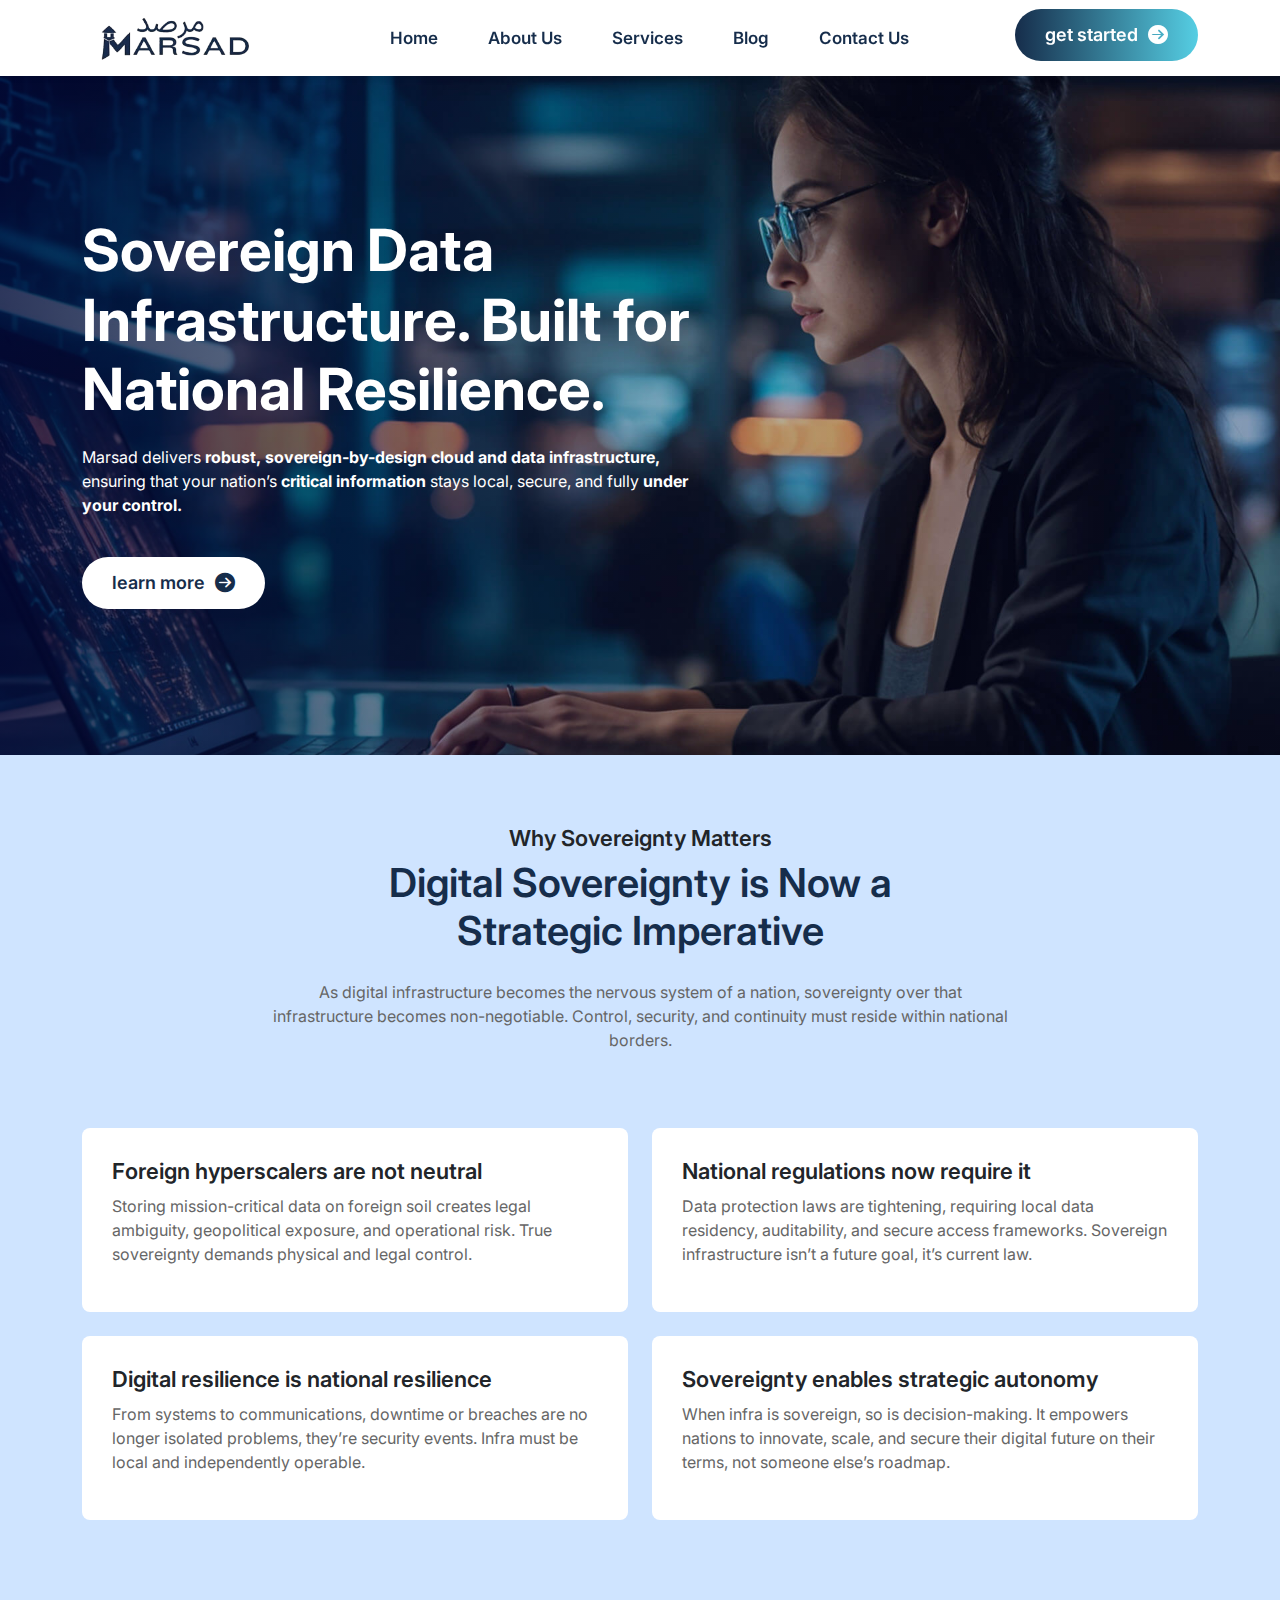
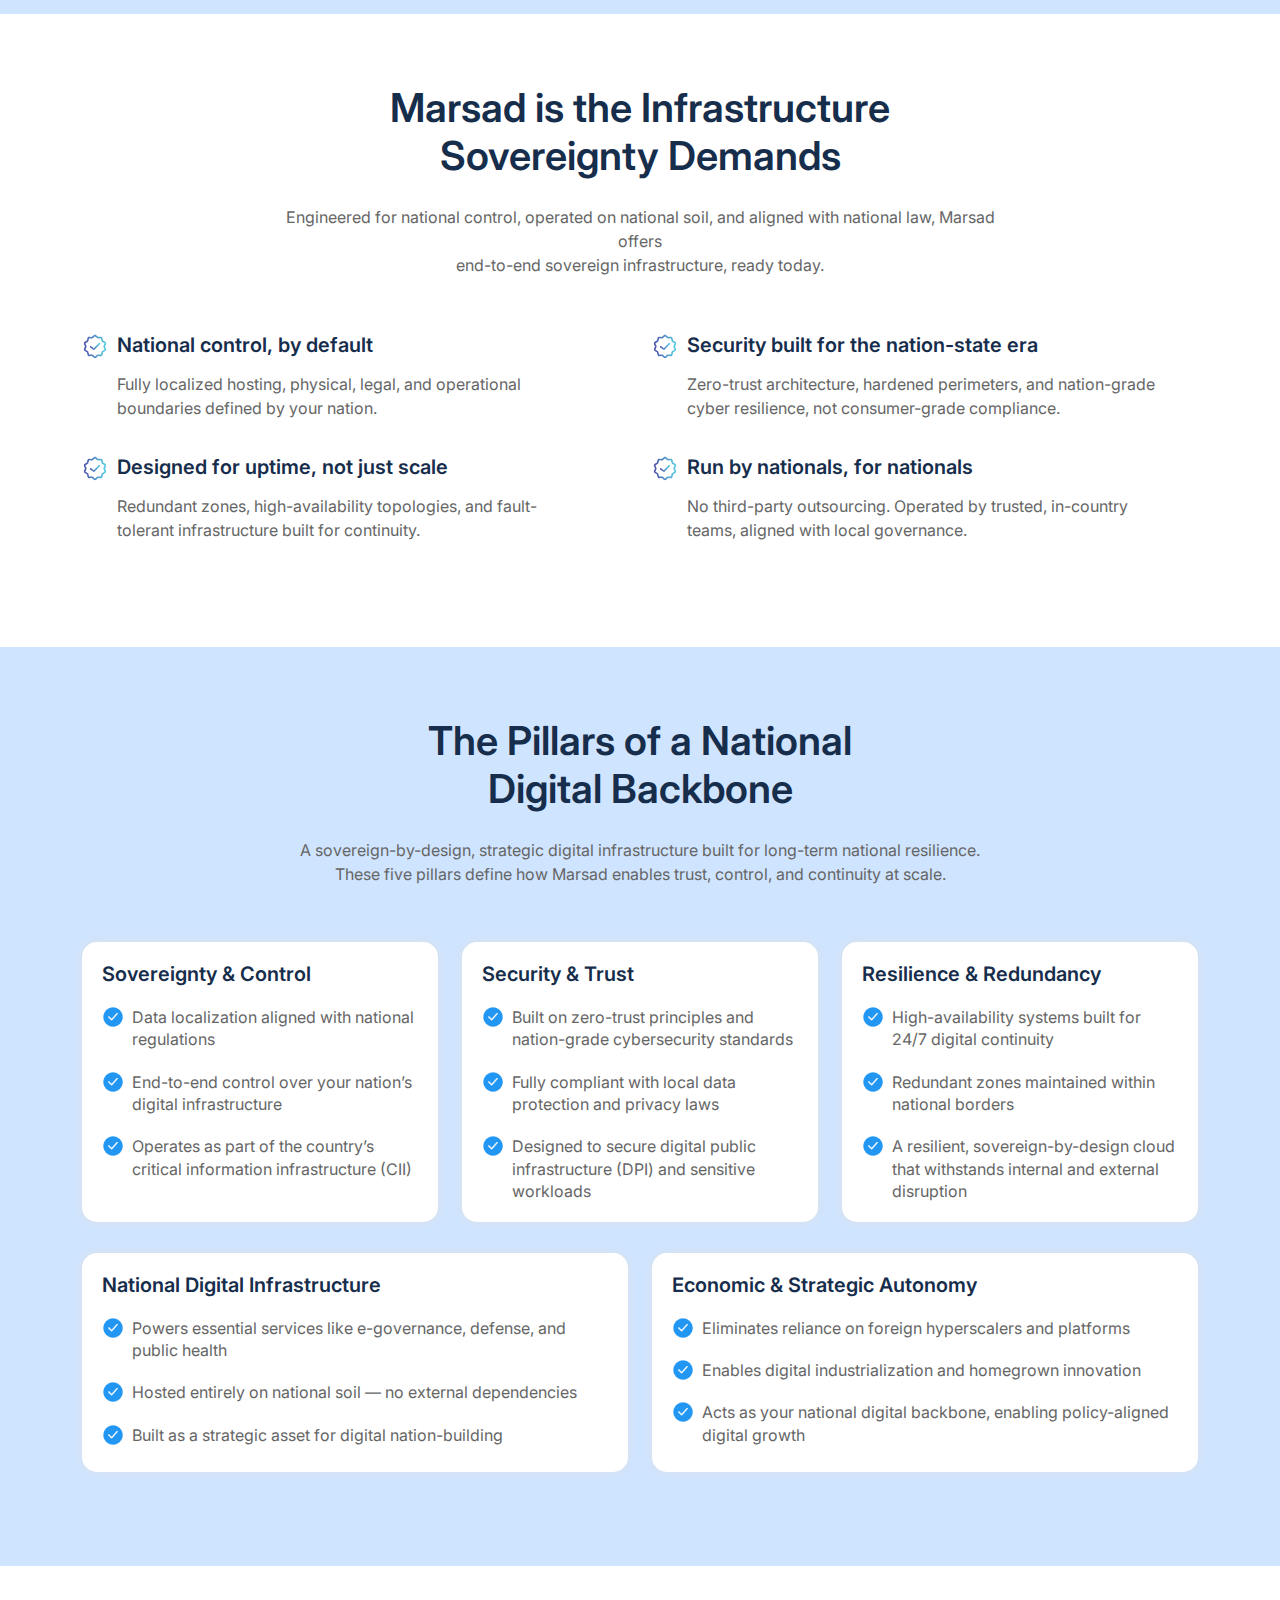
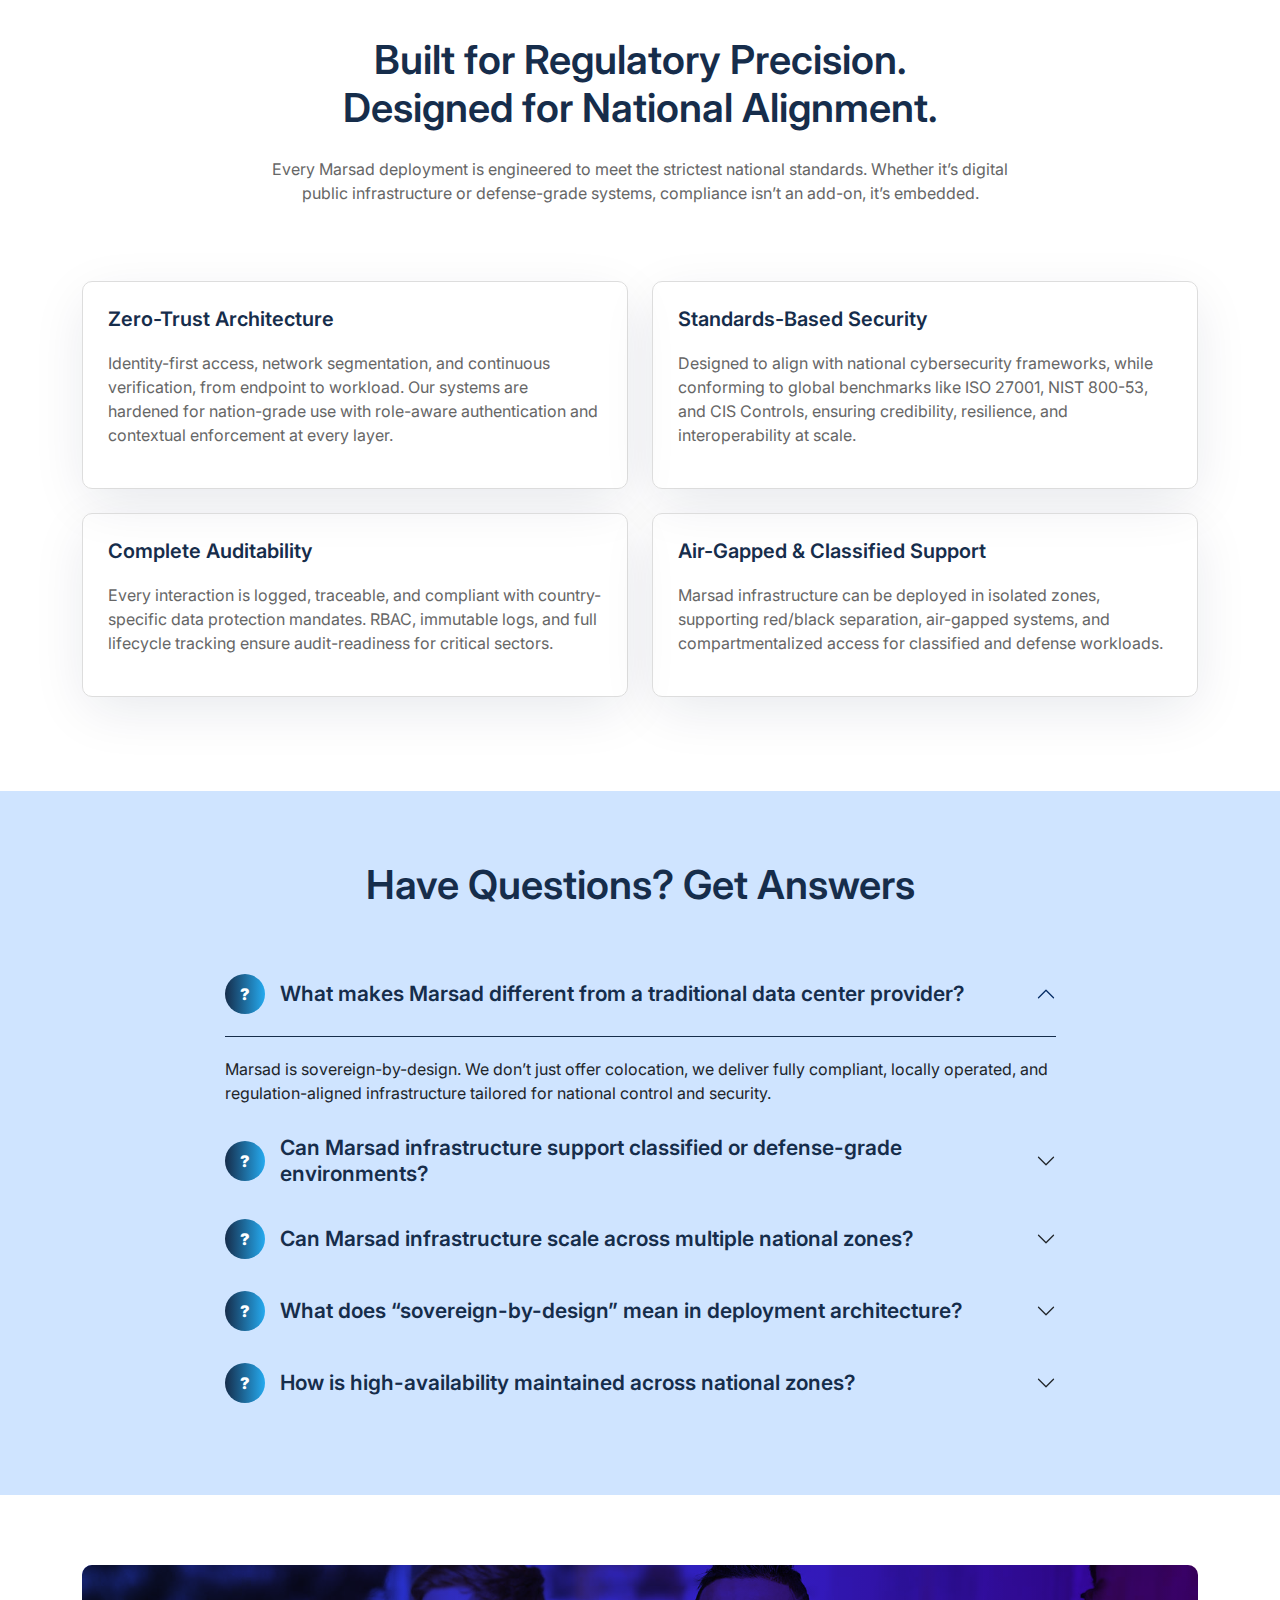
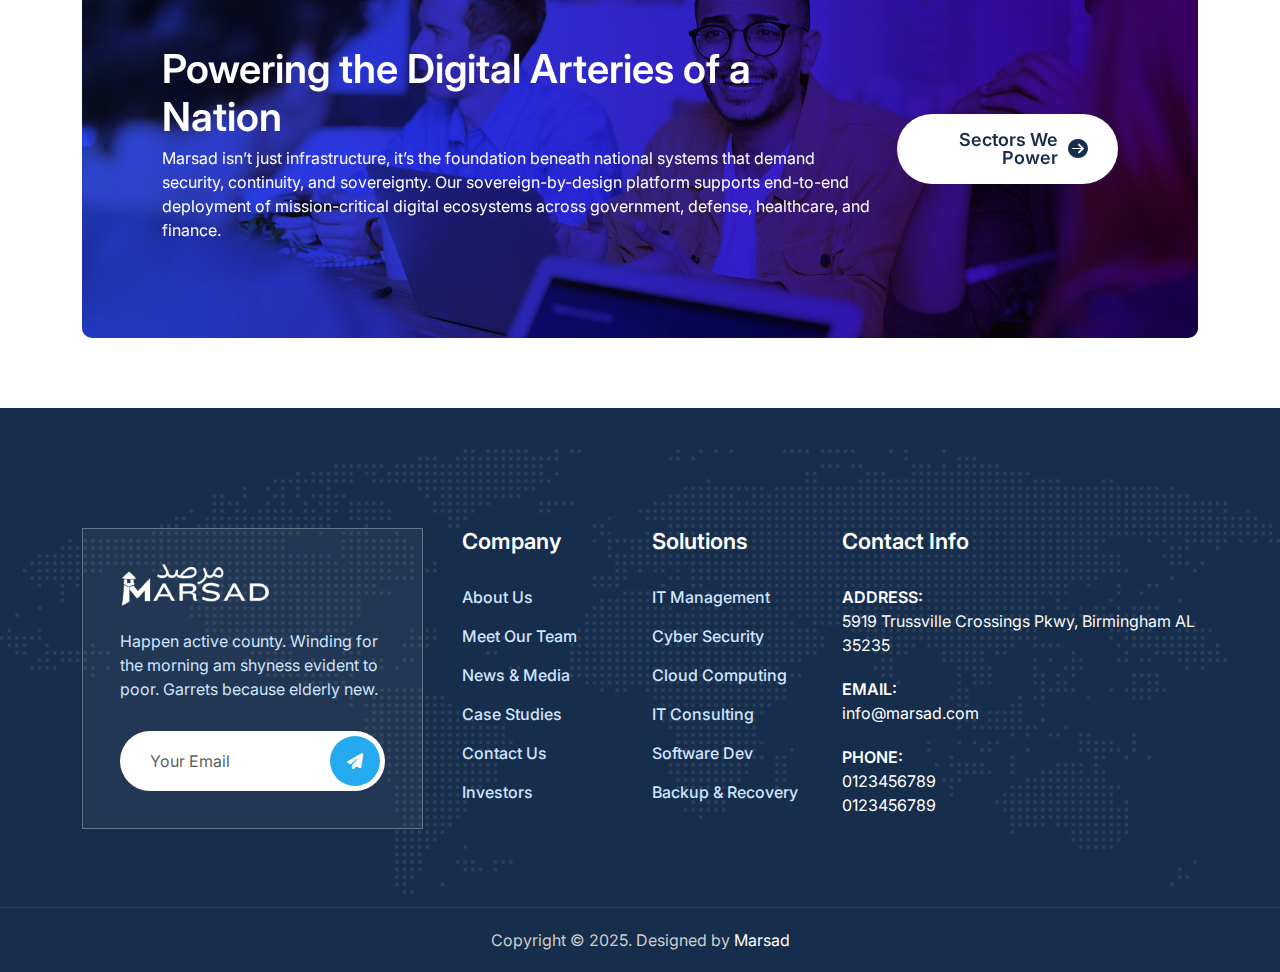
<file: index.html>
<!DOCTYPE html>
<html>

<head>
    <meta charset='utf-8'>
    <meta http-equiv='X-UA-Compatible' content='IE=edge'>
    <title>Marsad</title>
    <meta name='viewport' content='width=device-width, initial-scale=1'>
    <!-- Favicon Icon -->
    <link rel="shortcut icon" type="image/x-icon" href="images/favicon.png">
    <link rel='stylesheet' type='text/css' media='screen' href="assets/css/style.css">
    <link href="https://cdn.jsdelivr.net/npm/bootstrap@5.3.6/dist/css/bootstrap.min.css" rel="stylesheet">
    <!-- SlickNav Css -->
    <link href="assets/css/slicknav.min.css" rel="stylesheet">
    <!-- Animated Css -->
    <link href="assets/css/animate.css" rel="stylesheet">
    <link href="https://cdnjs.cloudflare.com/ajax/libs/font-awesome/6.4.0/css/all.min.css" rel="stylesheet">

    <!-- Header Start -->
    <header class="main-header">
        <div class="header-sticky">
            <nav class="navbar navbar-expand-lg">
                <div class="container">
                    <!-- Logo Start -->
                    <a class="navbar-brand" href="index.html">
                        <img src="assets/img/logo.svg" alt="Logo">
                    </a>
                    <!-- Logo End -->

                    <!-- Main Menu Start -->
                    <div class="collapse navbar-collapse main-menu">
                        <div class="nav-menu-wrapper">
                            <ul class="navbar-nav mr-auto" id="menu">
                                <li class="nav-item"><a class="nav-link" href="index.html">Home</a>
                                </li>
                                <li class="nav-item"><a class="nav-link" href="about.html">About Us</a>
                                <li class="nav-item"><a class="nav-link" href="services.html">Services</a></li>
                                <li class="nav-item"><a class="nav-link" href="blog.html">Blog</a></li>
                                <li class="nav-item"><a class="nav-link" href="contact.html">Contact Us</a></li>
                            </ul>
                        </div>

                        <!-- Header Btn Start -->
                        <div class="header-btn">
                            <a href="contact.html" class="btn-default">get started </a>
                        </div>
                        <!-- Header Btn End -->
                    </div>
                    <!-- Main Menu End -->
                    <div class="navbar-toggle"></div>
                </div>
            </nav>
            <div class="responsive-menu"></div>
        </div>
    </header>
    <!-- Header End -->

    <!-- Hero Section Start -->
    <div class="hero parallaxie">
        <div class="container">
            <div class="row align-items-center">
                <div class="col-lg-7">
                    <!-- Hero Content Start -->
                    <div class="hero-content">
                        <!-- Section Title Start -->
                        <div class="section-title dark-section">
                            <!-- <h3 class="wow fadeInUp">welcome cyber security</h3> -->
                            <h1>Sovereign Data Infrastructure. Built for National Resilience. </h1>
                            <p>Marsad delivers <strong>robust, sovereign-by-design cloud and data
                                    infrastructure,</strong> ensuring that your nation’s <strong>critical
                                    information</strong> stays local, secure, and fully <strong>under your
                                    control.</strong> </p>
                        </div>
                        <!-- Section Title End -->

                        <!-- Hero Content Body Start -->
                        <div class="hero-content-body wow fadeInUp" data-wow-delay="0.6s">
                            <!-- Hero Button Start -->
                            <div class="hero-btn">
                                <a href="contact.html" class="btn-default btn-highlighted">learn more</a>
                            </div>
                            <!-- Hero Button End -->
                        </div>
                        <!-- Hero Content Body End -->
                    </div>
                    <!-- Hero Content End -->
                </div>
            </div>
        </div>
    </div>
    <!-- Hero Section End -->

    <!-- Start Features 
    ============================================= -->
    <section class="why-us bg-gray default-padding">
        <div class="container">
            <div class="row justify-content-center text-center">
                <div class="col-lg-8">
                    <h5>Why Sovereignty Matters</h5>
                    <h2 class="title">Digital Sovereignty is Now a <br> Strategic Imperative</h2>
                    <p class="desc">
                        As digital infrastructure becomes the nervous system of a nation, sovereignty over that
                        infrastructure becomes non-negotiable. Control, security, and continuity must reside within
                        national borders.
                    </p>
                </div>
            </div>
            <div class="whyus-box">
                <div class="row">
                    <div class="col-lg-6 col-md-6">
                        <!-- Single Item -->
                        <div class="item">
                            <h5>Foreign hyperscalers are not neutral</h5>
                            <p>Storing mission-critical data on foreign soil creates legal ambiguity, geopolitical
                                exposure, and operational risk. True sovereignty demands physical and legal control.
                            </p>
                        </div>
                    </div>
                    <div class="col-lg-6 col-md-6">
                        <!-- Single Item -->
                        <div class="item">
                            <h5>National regulations now require it </h5>
                            <p>Data protection laws are tightening, requiring local data residency, auditability, and
                                secure access frameworks. Sovereign infrastructure isn’t a future goal, it’s current
                                law.
                            </p>
                        </div>
                    </div>
                    <div class="col-lg-6 col-md-6">
                        <!-- Single Item -->
                        <div class="item">
                            <h5>Digital resilience is national resilience</h5>
                            <p>From systems to communications, downtime or breaches are no longer isolated problems,
                                they’re security events. Infra must be local and independently operable.

                            </p>
                        </div>
                    </div>
                    <div class="col-lg-6 col-md-6">
                        <!-- Single Item -->
                        <div class="item">
                            <h5>Sovereignty enables strategic autonomy </h5>
                            <p>When infra is sovereign, so is decision-making. It empowers nations to innovate, scale,
                                and secure their digital future on their terms, not someone else’s roadmap.
                            </p>
                        </div>
                    </div>
                </div>
            </div>
        </div>
    </section>
    <!-- End Features Area -->

    <!-- Start Features 
    ============================================= -->
    <section class="demand-sec default-padding">
        <div class="container">
            <div class="row justify-content-center text-center">
                <div class="col-lg-8">
                    <h2 class="title">Marsad is the Infrastructure <br> Sovereignty Demands

                    </h2>
                    <p class="desc">
                        Engineered for national control, operated on national soil, and aligned with national law,
                        Marsad offers <br> end-to-end sovereign infrastructure, ready today.

                    </p>
                </div>
            </div>
            <div class="demand-box">
                <div class="row">
                    <div class="col-lg-6 col-md-6">
                        <!-- Single Item -->
                        <div class="security-list-item">
                            <h3>National control, by default</h3>
                            <p>Fully localized hosting, physical, legal, and operational boundaries defined by your
                                nation. </p>
                        </div>
                    </div>
                    <div class="col-lg-6 col-md-6">
                        <!-- Single Item -->
                        <div class="security-list-item">
                            <h3>Security built for the nation-state era </h3>
                            <p>Zero-trust architecture, hardened perimeters, and nation-grade cyber resilience, not
                                consumer-grade compliance. </p>
                        </div>
                    </div>
                    <div class="col-lg-6 col-md-6">
                        <!-- Single Item -->
                        <div class="security-list-item">
                            <h3>Designed for uptime, not just scale </h3>
                            <p>Redundant zones, high-availability topologies, and fault-tolerant infrastructure built
                                for continuity.
                            </p>
                        </div>
                    </div>
                    <div class="col-lg-6 col-md-6">
                        <!-- Single Item -->
                        <div class="security-list-item">
                            <h3>Run by nationals, for nationals </h3>
                            <p>No third-party outsourcing. Operated by trusted, in-country teams, aligned with local
                                governance.</p>
                        </div>
                    </div>
                </div>
            </div>
        </div>
    </section>
    <!-- End Features Area -->

    <!-- Start Features 
    ============================================= -->
    <section class="our-pillar default-padding bg-gray">
        <div class="container">
            <div class="row justify-content-center text-center">
                <div class="col-lg-8">
                    <h2 class="title">The Pillars of a National <br> Digital Backbone

                    </h2>
                    <p class="desc">
                        A sovereign-by-design, strategic digital infrastructure built for long-term national resilience.
                        <br>

                        These five pillars define how Marsad enables trust, control, and continuity at scale.

                    </p>
                </div>
            </div>
            <div class="pillar-info">
                <div class="row">
                    <div class="col-lg-4 col-md-6">
                        <!-- Single Item -->
                        <div class="pillar-list-item">
                            <h3>Sovereignty & Control
                            </h3>
                            <div class="pillar-list">
                                <ul class="list-unstyled">
                                    <li>Data localization aligned with national regulations</li>
                                    <li>End-to-end control over your nation’s digital infrastructure </li>
                                    <li>Operates as part of the country’s critical information infrastructure (CII)
                                    </li>
                                </ul>
                            </div>
                        </div>
                    </div>
                    <div class="col-lg-4 col-md-6">
                        <!-- Single Item -->
                        <div class="pillar-list-item">
                            <h3>Security & Trust</h3>
                            <div class="pillar-list">
                                <ul class="list-unstyled">
                                    <li>Built on zero-trust principles and nation-grade cybersecurity standards</li>
                                    <li>Fully compliant with local data protection and privacy laws</li>
                                    <li>Designed to secure digital public infrastructure (DPI) and sensitive workloads
                                    </li>
                                </ul>
                            </div>
                        </div>
                    </div>

                    <div class="col-lg-4 col-md-6">
                        <!-- Single Item -->
                        <div class="pillar-list-item">
                            <h3>Resilience & Redundancy</h3>
                            <div class="pillar-list">
                                <ul class="list-unstyled">
                                    <li>High-availability systems built for 24/7 digital continuity</li>
                                    <li>Redundant zones maintained within national borders</li>
                                    <li>A resilient, sovereign-by-design cloud that withstands internal and external
                                        disruption</li>
                                </ul>
                            </div>
                        </div>
                    </div>

                    <div class="col-lg-6 col-md-6">
                        <!-- Single Item -->
                        <div class="pillar-list-item">
                            <h3>National Digital Infrastructure</h3>
                            <div class="pillar-list">
                                <ul class="list-unstyled">
                                    <li>Powers essential services like e-governance, defense, and public health</li>
                                    <li>Hosted entirely on national soil — no external dependencies</li>
                                    <li>Built as a strategic asset for digital nation-building</li>
                                </ul>
                            </div>
                        </div>
                    </div>

                    <div class="col-lg-6 col-md-6">
                        <!-- Single Item -->
                        <div class="pillar-list-item">
                            <h3>Economic & Strategic Autonomy</h3>
                            <div class="pillar-list">
                                <ul class="list-unstyled">
                                    <li>Eliminates reliance on foreign hyperscalers and platforms</li>
                                    <li>Enables digital industrialization and homegrown innovation</li>
                                    <li>Acts as your national digital backbone, enabling policy-aligned digital growth
                                    </li>
                                </ul>
                            </div>
                        </div>
                    </div>
                </div>
            </div>
        </div>
    </section>
    <!-- End Features Area -->
    <!-- Start Features 
    ============================================= -->
    <section class="our-compliance default-padding">
        <div class="container">
            <div class="row justify-content-center text-center">
                <div class="col-lg-8">
                    <h2 class="title">Built for Regulatory Precision. <br>Designed for National Alignment.</h2>
                    <p class="desc">
                        Every Marsad deployment is engineered to meet the strictest national standards. Whether it’s
                        digital public infrastructure or defense-grade systems, compliance isn’t an add-on, it’s
                        embedded.
                    </p>
                </div>
            </div>
            <div class="compliance-info">
                <div class="row">
                    <div class="col-lg-6 col-md-6">
                        <!-- Single Item -->
                        <div class="compliance-item">
                            <h3>Zero-Trust Architecture </h3>
                            <p>Identity-first access, network segmentation, and continuous verification, from endpoint
                                to workload. Our systems are hardened for nation-grade use with role-aware
                                authentication and contextual enforcement at every layer. </p>
                        </div>
                    </div>
                    <div class="col-lg-6 col-md-6">
                        <!-- Single Item -->
                        <div class="compliance-item">
                            <h3>Standards-Based Security</h3>
                            <p>Designed to align with national cybersecurity frameworks, while conforming to global
                                benchmarks like ISO 27001, NIST 800-53, and CIS Controls, ensuring credibility,
                                resilience, and interoperability at scale.</p>
                        </div>
                    </div>

                    <div class="col-lg-6 col-md-6">
                        <!-- Single Item -->
                        <div class="compliance-item">
                            <h3>Complete Auditability</h3>
                            <p>Every interaction is logged, traceable, and compliant with country-specific data
                                protection mandates. RBAC, immutable logs, and full lifecycle tracking ensure
                                audit-readiness for critical sectors.</p>
                        </div>
                    </div>

                    <div class="col-lg-6 col-md-6">
                        <!-- Single Item -->
                        <div class="compliance-item">
                            <h3>Air-Gapped & Classified Support</h3>
                            <p>Marsad infrastructure can be deployed in isolated zones, supporting red/black separation,
                                air-gapped systems, and compartmentalized access for classified and defense workloads.
                            </p>
                        </div>
                    </div>

                </div>
            </div>
        </div>
    </section>
    <!-- End Features Area -->

    <!-- Start Features 
    ============================================= -->
    <section class="faq bg-gray default-padding">
        <div class="container">
            <div class="row justify-content-center text-center">
                <div class="col-lg-8">
                    <h2 class="title"> Have Questions? Get Answers </h2>
                </div>
            </div>
            <div class="faq-area">
                <div class="row justify-content-center">
                    <div class="col-lg-9 col-md-12">
                        <div class="faq-content">
                            <div class="accordion" id="accordionExample">
                                <div class="accordion-item">
                                    <div class="accordion-header" id="headingOne">
                                        <button class="accordion-button" type="button" data-bs-toggle="collapse"
                                            data-bs-target="#collapseOne" aria-expanded="true"
                                            aria-controls="collapseOne">
                                            <strong>?</strong> What makes Marsad different from a traditional data
                                            center provider?
                                        </button>
                                    </div>
                                    <div id="collapseOne" class="accordion-collapse collapse show"
                                        aria-labelledby="headingOne" data-bs-parent="#accordionExample">
                                        <div class="accordion-body">
                                            Marsad is sovereign-by-design. We don’t just offer colocation, we deliver
                                            fully compliant, locally operated, and regulation-aligned infrastructure
                                            tailored for national control and security.
                                        </div>
                                    </div>
                                </div>

                                <div class="accordion-item">
                                    <div class="accordion-header" id="headingTwo">
                                        <button class="accordion-button collapsed" type="button"
                                            data-bs-toggle="collapse" data-bs-target="#collapseTwo"
                                            aria-expanded="false" aria-controls="collapseTwo">
                                            <strong>?</strong> Can Marsad infrastructure support classified or
                                            defense-grade environments?
                                        </button>
                                    </div>
                                    <div id="collapseTwo" class="accordion-collapse collapse"
                                        aria-labelledby="headingTwo" data-bs-parent="#accordionExample">
                                        <div class="accordion-body">
                                            Yes. Our infrastructure supports air-gapped zones, red/black separation,
                                            zero-trust controls, and is designed for nation-grade cyber resilience,
                                            making it ideal for sensitive and classified operations.
                                        </div>
                                    </div>
                                </div>

                                <div class="accordion-item">
                                    <div class="accordion-header" id="headingThree">
                                        <button class="accordion-button collapsed" type="button"
                                            data-bs-toggle="collapse" data-bs-target="#collapseThree"
                                            aria-expanded="false" aria-controls="collapseThree">
                                            <strong>?</strong> Can Marsad infrastructure scale across multiple national
                                            zones?
                                        </button>
                                    </div>
                                    <div id="collapseThree" class="accordion-collapse collapse"
                                        aria-labelledby="headingThree" data-bs-parent="#accordionExample">
                                        <div class="accordion-body">
                                            Yes. Our architecture supports multi-zone redundancy within national borders
                                            to ensure high availability, disaster recovery, and uninterrupted continuity
                                            of public infrastructure systems.
                                        </div>
                                    </div>
                                </div>

                                <div class="accordion-item">
                                    <div class="accordion-header" id="headingFour">
                                        <button class="accordion-button collapsed" type="button"
                                            data-bs-toggle="collapse" data-bs-target="#collapseFour"
                                            aria-expanded="false" aria-controls="collapseFour">
                                            <strong>?</strong> What does “sovereign-by-design” mean in deployment
                                            architecture?
                                        </button>
                                    </div>
                                    <div id="collapseFour" class="accordion-collapse collapse"
                                        aria-labelledby="headingFour" data-bs-parent="#accordionExample">
                                        <div class="accordion-body">
                                            It means no dependency on foreign DNS, IAM, telemetry, or orchestration
                                            services. All control planes, metadata, logs, and encryption key stores
                                            reside within national boundaries, with no external callbacks or management
                                            interfaces.
                                        </div>
                                    </div>
                                </div>

                                <div class="accordion-item">
                                    <div class="accordion-header" id="headingFive">
                                        <button class="accordion-button collapsed" type="button"
                                            data-bs-toggle="collapse" data-bs-target="#collapseFive"
                                            aria-expanded="false" aria-controls="collapseFive">
                                            <strong>?</strong> How is high-availability maintained across national
                                            zones?
                                        </button>
                                    </div>
                                    <div id="collapseFive" class="accordion-collapse collapse"
                                        aria-labelledby="headingFive" data-bs-parent="#accordionExample">
                                        <div class="accordion-body">
                                            Marsad nodes operate in active-active or active-passive configurations
                                            across geographically diverse, intra-national sites. Synchronous
                                            replication, site-level isolation, and automated failover ensure
                                            uninterrupted continuity, even during regional outages.
                                        </div>
                                    </div>
                                </div>

                            </div>
                        </div>
                    </div>
                </div>
            </div>
        </div>
    </section>
    <!-- End Features Area -->

    <!-- Start Quick Contact Area
    ============================================= -->
    <div class="quick-contact-area default-padding">
        <div class="container">
            <div class="quick-contact-items bg-cover text-light" style="background-image: url(assets/img/7.jpg);">
                <div class="row align-items-center">
                    <div class="col-lg-9">
                        <h2 class="title">Powering the Digital Arteries of a Nation </h2>
                        <p class="desc text-white">Marsad isn’t just infrastructure, it’s the foundation beneath national systems that demand security, continuity, and sovereignty. Our sovereign-by-design platform supports end-to-end deployment of mission-critical digital ecosystems across government, defense, healthcare, and finance. </p>
                    </div>
                    <div class="col-lg-3 text-end">
                        <a href="contact.html" class="btn-default btn-highlighted">Sectors We Power 
</a>
                    </div>
                </div>
            </div>
        </div>
    </div>
    <!-- End Quick Contact Area -->

    <!-- Start Footer 
    ============================================= -->
    <footer class="bg_dark text-light">
        <!-- Fixed Shape -->
        <div class="fixed-shape">
            <img src="assets/img/map.svg" alt="Shape">
        </div>
        <!-- Fixed Shape -->
        <div class="container">
            <div class="f-items default-padding">
                <div class="row">
                    <div class="col-lg-4 col-md-6 item">
                        <div class="f-item about">
                            <img src="assets/img/logo.svg" alt="Logo">
                            <p>
                                Happen active county. Winding for the morning am shyness evident to poor. Garrets
                                because elderly new.
                            </p>
                            <form action="#">
                                <input type="email" placeholder="Your Email" class="form-control" name="email">
                                <button type="submit"> <i class="fa fa-paper-plane"></i></button>
                            </form>
                        </div>
                    </div>
                    <div class="col-lg-2 col-md-6 item">
                        <div class="f-item link">
                            <h4 class="widget-title">Company</h4>
                            <ul class="list-unstyled">
                                <li>
                                    <a href="#">About Us</a>
                                </li>
                                <li>
                                    <a href="#">Meet Our Team</a>
                                </li>
                                <li>
                                    <a href="#">News & Media</a>
                                </li>
                                <li>
                                    <a href="#">Case Studies</a>
                                </li>
                                <li>
                                    <a href="#">Contact Us</a>
                                </li>
                                <li>
                                    <a href="#">Investors</a>
                                </li>
                            </ul>
                        </div>
                    </div>
                    <div class="col-lg-2 col-md-6 item">
                        <div class="f-item link">
                            <h4 class="widget-title">Solutions</h4>
                            <ul class="list-unstyled">
                                <li>
                                    <a href="#">IT Management</a>
                                </li>
                                <li>
                                    <a href="#">Cyber Security</a>
                                </li>
                                <li>
                                    <a href="#">Cloud Computing</a>
                                </li>
                                <li>
                                    <a href="#">IT Consulting</a>
                                </li>
                                <li>
                                    <a href="#">Software Dev</a>
                                </li>
                                <li>
                                    <a href="#">Backup & Recovery</a>
                                </li>
                            </ul>
                        </div>
                    </div>

                    <div class="col-lg-4 col-md-6 item">
                        <div class="f-item">
                            <h4 class="widget-title">Contact Info</h4>
                            <div class="address">
                                <ul class="list-unstyled">
                                    <li>
                                        <strong>Address:</strong>
                                        5919 Trussville Crossings Pkwy, Birmingham AL 35235
                                    </li>
                                    <li>
                                        <strong>Email:</strong>
                                        <a href="mailto:info@marsad.com" class="text-white">info@marsad.com</a>
                                    </li>
                                    <li>
                                        <strong>Phone:</strong>
                                        <a href="tel:123456987" class="text-white">0123456789</a><br>
                                        <a href="tel:123456987" class="text-white">0123456789</a>
                                    </li>
                                </ul>
                            </div>
                        </div>
                    </div>

                </div>
            </div>
        </div>
        <!-- Start Footer Bottom -->
        <div class="footer-bottom">
            <div class="container">
                <div class="row">
                    <div class="col-md-12 text-center">
                        <p>Copyright © 2025. Designed by <a href="index.html">Marsad</a></p>
                    </div>
                </div>
            </div>
        </div>
        <!-- End Footer Bottom -->
    </footer>
    <!-- End Footer -->

    <!-- Jquery Library File -->
    <script src="assets/js/jquery-3.7.1.min.js"></script>
    <!-- SlickNav js file -->
    <script src="assets/js/jquery.slicknav.js"></script>
    <!-- Wow js file -->
    <script src="assets/js/wow.min.js"></script>
    <script src="https://cdn.jsdelivr.net/npm/@popperjs/core@2.11.8/dist/umd/popper.min.js"></script>
    <script src="https://cdn.jsdelivr.net/npm/bootstrap@5.3.6/dist/js/bootstrap.min.js"></script>
    <script src="assets/js/main.js"></script>
    </body>

</html>
</file>
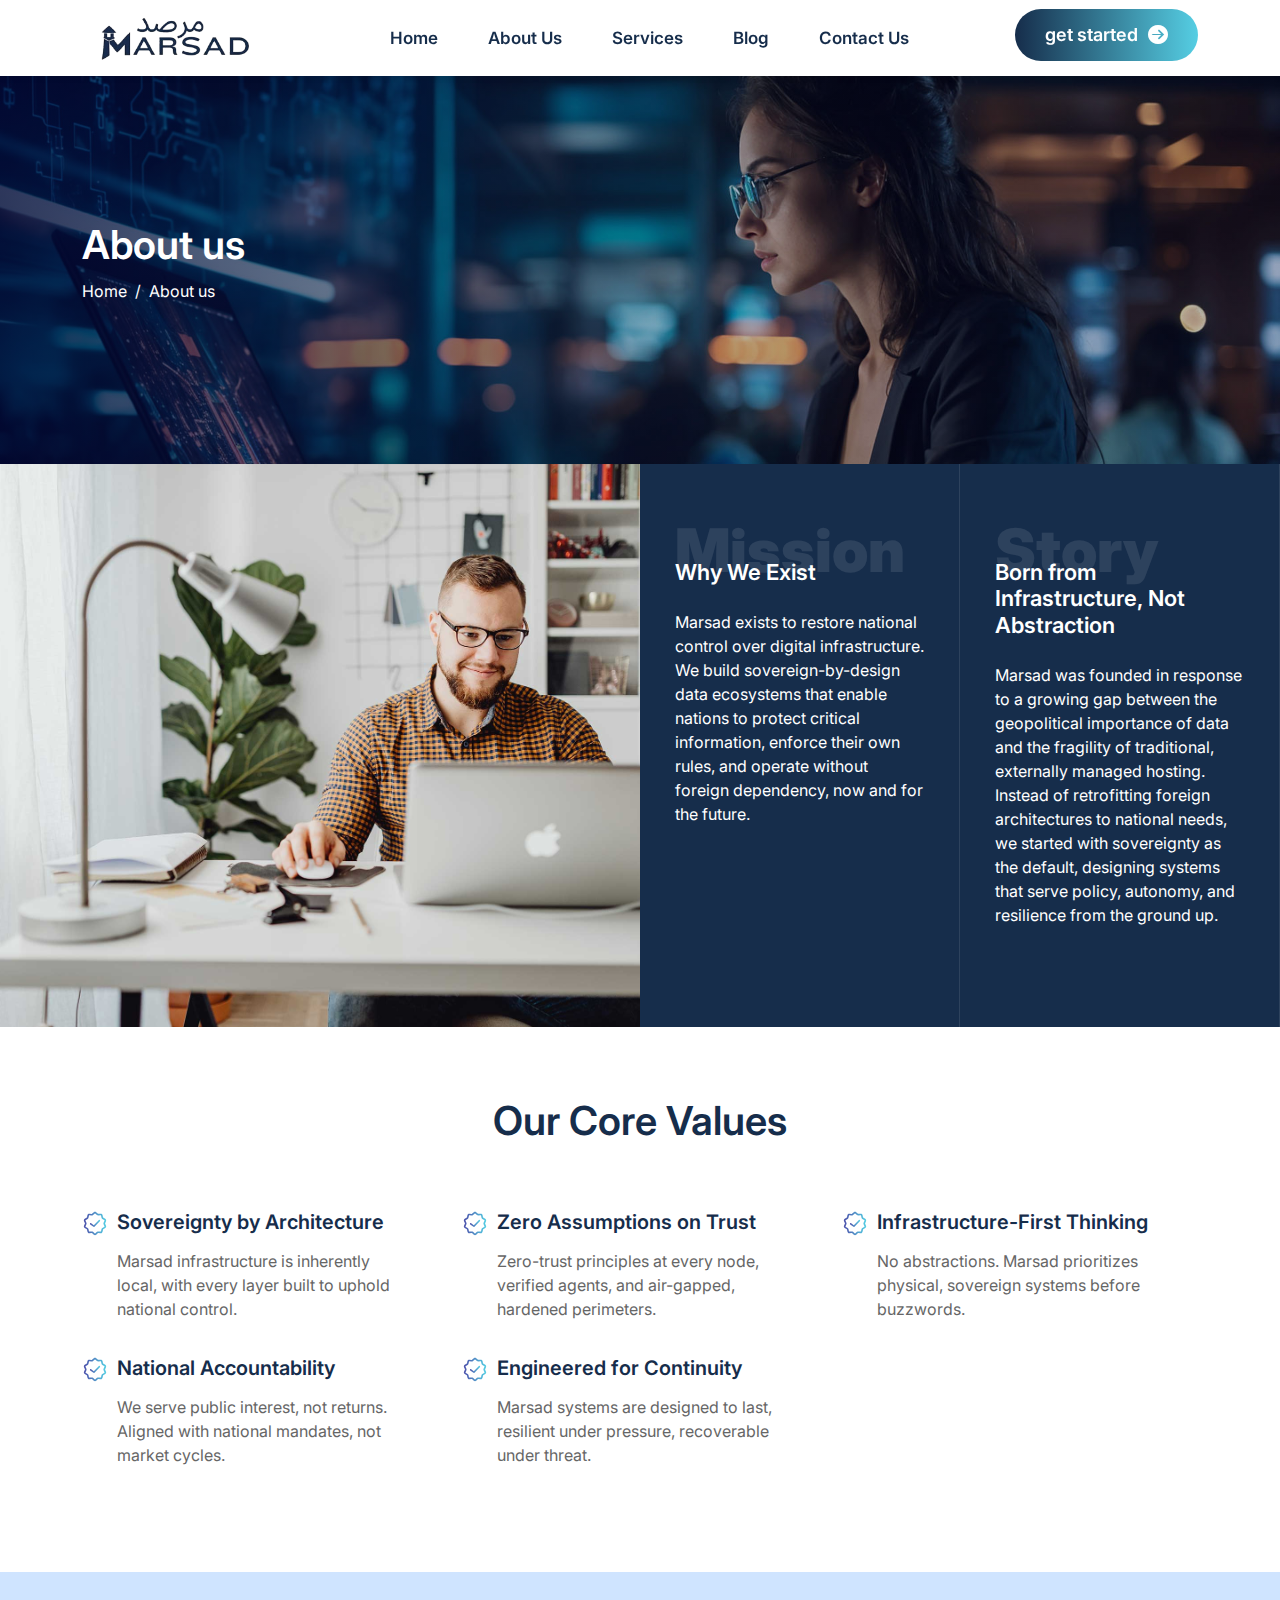
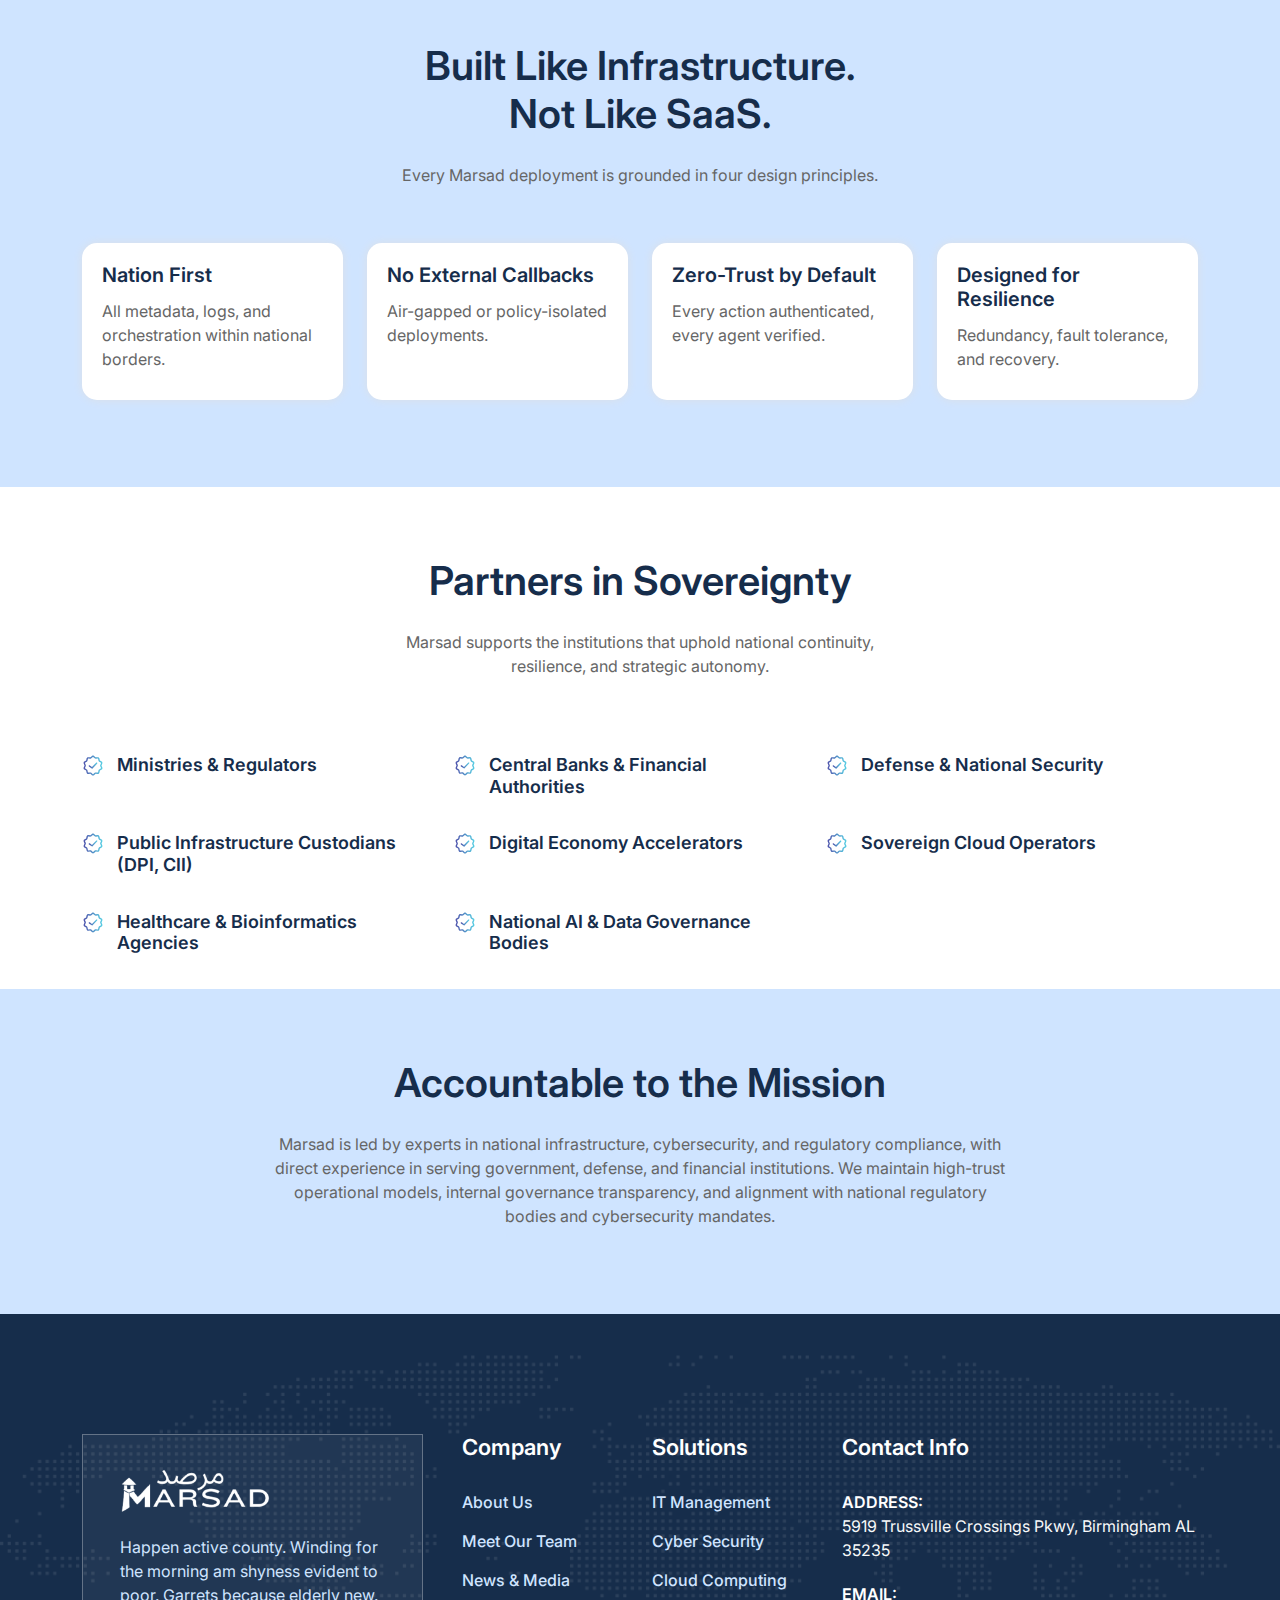
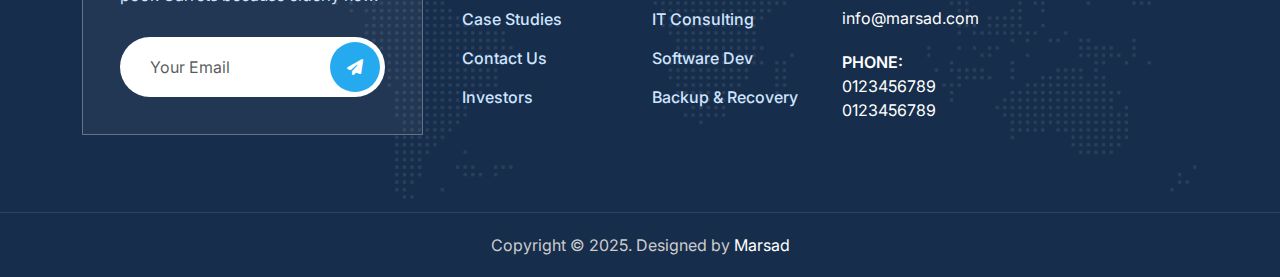
<file: about.html>
<!DOCTYPE html>
<html>

<head>
    <meta charset='utf-8'>
    <meta http-equiv='X-UA-Compatible' content='IE=edge'>
    <title>Marsad</title>
    <meta name='viewport' content='width=device-width, initial-scale=1'>
    <!-- Favicon Icon -->
    <link rel="shortcut icon" type="image/x-icon" href="images/favicon.png">
    <link rel='stylesheet' type='text/css' media='screen' href="assets/css/style.css">
    <link href="https://cdn.jsdelivr.net/npm/bootstrap@5.3.6/dist/css/bootstrap.min.css" rel="stylesheet">
    <!-- SlickNav Css -->
    <link href="assets/css/slicknav.min.css" rel="stylesheet">
    <!-- Animated Css -->
    <link href="assets/css/animate.css" rel="stylesheet">
    <link href="https://cdnjs.cloudflare.com/ajax/libs/font-awesome/6.4.0/css/all.min.css" rel="stylesheet">

    <!-- Header Start -->
    <header class="main-header">
        <div class="header-sticky">
            <nav class="navbar navbar-expand-lg">
                <div class="container">
                    <!-- Logo Start -->
                    <a class="navbar-brand" href="index.html">
                        <img src="assets/img/logo.svg" alt="Logo">
                    </a>
                    <!-- Logo End -->

                    <!-- Main Menu Start -->
                    <div class="collapse navbar-collapse main-menu">
                        <div class="nav-menu-wrapper">
                            <ul class="navbar-nav mr-auto" id="menu">
                                <li class="nav-item"><a class="nav-link" href="index.html">Home</a>
                                </li>
                                <li class="nav-item"><a class="nav-link" href="about.html">About Us</a>
                                <li class="nav-item"><a class="nav-link" href="services.html">Services</a></li>
                                <li class="nav-item"><a class="nav-link" href="blog.html">Blog</a></li>
                                <li class="nav-item"><a class="nav-link" href="contact.html">Contact Us</a></li>
                            </ul>
                        </div>

                        <!-- Header Btn Start -->
                        <div class="header-btn">
                            <a href="contact.html" class="btn-default">get started </a>
                        </div>
                        <!-- Header Btn End -->
                    </div>
                    <!-- Main Menu End -->
                    <div class="navbar-toggle"></div>
                </div>
            </nav>
            <div class="responsive-menu"></div>
        </div>
    </header>
    <!-- Header End -->

    <!-- Page Header Start -->
    <div class="page-header parallaxie">
        <div class="container">
            <div class="row align-items-center">
                <div class="col-lg-12">
                    <!-- Page Header Box Start -->
                    <div class="page-header-box">
                        <h1>About us</h1>
                        <nav>
                            <ol class="breadcrumb">
                                <li class="breadcrumb-item"><a href="about.html">Home</a></li>
                                <li class="breadcrumb-item active" aria-current="page">About us</li>
                            </ol>
                        </nav>
                    </div>
                    <!-- Page Header Box End -->
                </div>
            </div>
        </div>
    </div>
    <!-- Page Header End -->

    <!-- Start Who We Area 
    ============================================= -->
    <div class="who-we-area-area bg_dark text-light">
        <div class="container-fluid">
            <div class="who-we-area-box">
                <div class="row">
                    <div class="col-lg-6 thumb bg-cover" style="background-image: url(assets/img/6.jpg);"></div>
                    <div class="col-lg-6 info">
                        <div class="row">
                            <div class="col-lg-6 col-md-6 item">
                                <h4>Why We Exist
                                </h4>
                                <h2 class="text-blur">Mission</h2>
                                <p>
                                    Marsad exists to restore national control over digital infrastructure. We build
                                    sovereign-by-design data ecosystems that enable nations to protect critical
                                    information, enforce their own rules, and operate without foreign dependency, now
                                    and for the future.
                                </p>
                            </div>
                            <div class="col-lg-6 col-md-6 item">
                                <h4>Born from Infrastructure, Not Abstraction</h4>
                                <h2 class="text-blur"> Story
                                </h2>
                                <p>
                                    Marsad was founded in response to a growing gap between the geopolitical importance
                                    of data and the fragility of traditional, externally managed hosting. Instead of
                                    retrofitting foreign architectures to national needs, we started with sovereignty as
                                    the default, designing systems that serve policy, autonomy, and resilience from the
                                    ground up.

                                </p>
                            </div>
                        </div>
                    </div>
                </div>
            </div>
        </div>
    </div>
    <!-- End Who We Area Area -->

    <!-- Start Features 
    ============================================= -->
    <section class="demand-sec default-padding">
        <div class="container">
            <div class="row justify-content-center text-center">
                <div class="col-lg-8">
                    <h2 class="title">Our Core Values</h2>
                </div>
            </div>
            <div class="demand-box">
                <div class="row">
                    <div class="col-lg-4 col-md-6">
                        <!-- Single Item -->
                        <div class="security-list-item">
                            <h3>Sovereignty by Architecture</h3>
                            <p>Marsad infrastructure is inherently local, with every layer built to uphold national
                                control.
                            </p>
                        </div>
                    </div>
                    <div class="col-lg-4 col-md-6">
                        <!-- Single Item -->
                        <div class="security-list-item">
                            <h3>Zero Assumptions on Trust</h3>
                            <p> Zero-trust principles at every node, verified agents, and air-gapped, hardened
                                perimeters.
                            </p>
                        </div>
                    </div>
                    <div class="col-lg-4 col-md-6">
                        <!-- Single Item -->
                        <div class="security-list-item">
                            <h3>Infrastructure-First Thinking</h3>
                            <p> No abstractions. Marsad prioritizes physical, sovereign systems before buzzwords.

                            </p>
                        </div>
                    </div>
                    <div class="col-lg-4 col-md-6">
                        <!-- Single Item -->
                        <div class="security-list-item">
                            <h3>National Accountability</h3>
                            <p> We serve public interest, not returns. Aligned with national
                                mandates, not market cycles.
                            </p>
                        </div>
                    </div>
                    <div class="col-lg-4 col-md-6">
                        <!-- Single Item -->
                        <div class="security-list-item">
                            <h3>Engineered for Continuity</h3>
                            <p> Marsad systems are designed to last, resilient under
                                pressure, recoverable under threat.

                            </p>
                        </div>
                    </div>
                </div>
            </div>
        </div>
    </section>
    <!-- End Features Area -->

    <!-- Start Features 
    ============================================= -->
    <section class="our-philosophy default-padding bg-gray">
        <div class="container">
            <div class="row justify-content-center text-center">
                <div class="col-lg-8">
                    <h2 class="title">Built Like Infrastructure.<br> Not Like SaaS.
                    </h2>
                    <p class="desc">
                        Every Marsad deployment is grounded in four design principles.
                    </p>
                </div>
            </div>
            <div class="pillar-info">
                <div class="row">
                    <div class="col-lg-3 col-md-6">
                        <!-- Single Item -->
                        <div class="pillar-list-item">
                            <h3>Nation First
                            </h3>
                            <p>All metadata, logs, and orchestration within national borders.
                            </p>
                        </div>
                    </div>
                    <div class="col-lg-3 col-md-6">
                        <!-- Single Item -->
                        <div class="pillar-list-item">
                            <h3>No External Callbacks</h3>
                            <div class="pillar-list">
                                <p>Air-gapped or policy-isolated deployments.
                                </p>
                            </div>
                        </div>
                    </div>

                    <div class="col-lg-3 col-md-6">
                        <!-- Single Item -->
                        <div class="pillar-list-item">
                            <h3>Zero-Trust by Default</h3>
                            <div class="pillar-list">
                                <p>Every action authenticated, every agent verified.
                                </p>
                            </div>
                        </div>
                    </div>

                    <div class="col-lg-3 col-md-6">
                        <!-- Single Item -->
                        <div class="pillar-list-item">
                            <h3>Designed for Resilience</h3>
                            <div class="pillar-list">
                                <p>Redundancy, fault tolerance, and recovery.
                                </p>
                            </div>
                        </div>
                    </div>
                </div>
            </div>
        </div>
    </section>
    <!-- End Features Area -->

    <!-- Start Features 
    ============================================= -->
    <section class="demand-sec default-padding pb-0">
        <div class="container">
            <div class="row justify-content-center text-center">
                <div class="col-lg-8">
                    <h2 class="title">Partners in Sovereignty</h2>
                    <p class="desc"> Marsad supports the institutions that uphold national continuity, <br>resilience,
                        and strategic
                        autonomy.

                    </p>
                </div>
            </div>
            <div class="serve-box">
                <div class="row">
                    <div class="row">
                        <div class="col-lg-4 col-md-6">
                            <div class="security-list-item">
                                <h3>Ministries & Regulators</h3>
                            </div>
                        </div>
                        <div class="col-lg-4 col-md-6">
                            <div class="security-list-item">
                                <h3>Central Banks & Financial Authorities</h3>
                            </div>
                        </div>
                        <div class="col-lg-4 col-md-6">
                            <div class="security-list-item">
                                <h3>Defense & National Security</h3>
                            </div>
                        </div>
                        <div class="col-lg-4 col-md-6">
                            <div class="security-list-item">
                                <h3>Public Infrastructure Custodians (DPI, CII)</h3>
                            </div>
                        </div>
                        <div class="col-lg-4 col-md-6">
                            <div class="security-list-item">
                                <h3>Digital Economy Accelerators</h3>
                            </div>
                        </div>
                        <div class="col-lg-4 col-md-6">
                            <div class="security-list-item">
                                <h3>Sovereign Cloud Operators</h3>
                            </div>
                        </div>
                        <div class="col-lg-4 col-md-6">
                            <div class="security-list-item">
                                <h3>Healthcare & Bioinformatics Agencies</h3>
                            </div>
                        </div>
                        <div class="col-lg-4 col-md-6">
                            <div class="security-list-item">
                                <h3>National AI & Data Governance Bodies</h3>
                            </div>
                        </div>
                    </div>

                </div>
            </div>
        </div>
    </section>
    <!-- End Features Area -->

    <!-- Start Features 
    ============================================= -->
    <section class="demand-sec default-padding bg-gray">
        <div class="container">
            <div class="row justify-content-center text-center">
                <div class="col-lg-8">
                    <h2 class="title">Accountable to the Mission </h2>
                    <p class="desc"> Marsad is led by experts in national infrastructure, cybersecurity, and regulatory compliance, with direct experience in serving government, defense, and financial institutions. We maintain high-trust operational models, internal governance transparency, and alignment with national regulatory bodies and cybersecurity mandates. 
                    </p>
                </div>
            </div>
                   </div>
    </section>
    <!-- End Features Area -->


    <!-- Start Footer 
    ============================================= -->
    <footer class="bg_dark text-light">
        <!-- Fixed Shape -->
        <div class="fixed-shape">
            <img src="assets/img/map.svg" alt="Shape">
        </div>
        <!-- Fixed Shape -->
        <div class="container">
            <div class="f-items default-padding">
                <div class="row">
                    <div class="col-lg-4 col-md-6 item">
                        <div class="f-item about">
                            <img src="assets/img/logo.svg" alt="Logo">
                            <p>
                                Happen active county. Winding for the morning am shyness evident to poor. Garrets
                                because elderly new.
                            </p>
                            <form action="#">
                                <input type="email" placeholder="Your Email" class="form-control" name="email">
                                <button type="submit"> <i class="fa fa-paper-plane"></i></button>
                            </form>
                        </div>
                    </div>
                    <div class="col-lg-2 col-md-6 item">
                        <div class="f-item link">
                            <h4 class="widget-title">Company</h4>
                            <ul class="list-unstyled">
                                <li>
                                    <a href="#">About Us</a>
                                </li>
                                <li>
                                    <a href="#">Meet Our Team</a>
                                </li>
                                <li>
                                    <a href="#">News & Media</a>
                                </li>
                                <li>
                                    <a href="#">Case Studies</a>
                                </li>
                                <li>
                                    <a href="#">Contact Us</a>
                                </li>
                                <li>
                                    <a href="#">Investors</a>
                                </li>
                            </ul>
                        </div>
                    </div>
                    <div class="col-lg-2 col-md-6 item">
                        <div class="f-item link">
                            <h4 class="widget-title">Solutions</h4>
                            <ul class="list-unstyled">
                                <li>
                                    <a href="#">IT Management</a>
                                </li>
                                <li>
                                    <a href="#">Cyber Security</a>
                                </li>
                                <li>
                                    <a href="#">Cloud Computing</a>
                                </li>
                                <li>
                                    <a href="#">IT Consulting</a>
                                </li>
                                <li>
                                    <a href="#">Software Dev</a>
                                </li>
                                <li>
                                    <a href="#">Backup & Recovery</a>
                                </li>
                            </ul>
                        </div>
                    </div>

                    <div class="col-lg-4 col-md-6 item">
                        <div class="f-item">
                            <h4 class="widget-title">Contact Info</h4>
                            <div class="address">
                                <ul class="list-unstyled">
                                    <li>
                                        <strong>Address:</strong>
                                        5919 Trussville Crossings Pkwy, Birmingham AL 35235
                                    </li>
                                    <li>
                                        <strong>Email:</strong>
                                        <a href="mailto:info@marsad.com" class="text-white">info@marsad.com</a>
                                    </li>
                                    <li>
                                        <strong>Phone:</strong>
                                        <a href="tel:123456987" class="text-white">0123456789</a><br>
                                        <a href="tel:123456987" class="text-white">0123456789</a>
                                    </li>
                                </ul>
                            </div>
                        </div>
                    </div>

                </div>
            </div>
        </div>
        <!-- Start Footer Bottom -->
        <div class="footer-bottom">
            <div class="container">
                <div class="row">
                    <div class="col-md-12 text-center">
                        <p>Copyright © 2025. Designed by <a href="index.html">Marsad</a></p>
                    </div>
                </div>
            </div>
        </div>
        <!-- End Footer Bottom -->
    </footer>
    <!-- End Footer -->

        <!-- Jquery Library File -->
    <script src="assets/js/jquery-3.7.1.min.js"></script>
    <!-- SlickNav js file -->
    <script src="assets/js/jquery.slicknav.js"></script>
    <!-- Wow js file -->
    <script src="assets/js/wow.min.js"></script>
    <script src="https://cdn.jsdelivr.net/npm/@popperjs/core@2.11.8/dist/umd/popper.min.js"></script>
    <script src="https://cdn.jsdelivr.net/npm/bootstrap@5.3.6/dist/js/bootstrap.min.js"></script>
    <script src="assets/js/main.js"></script>
    </body>

</html>
</file>
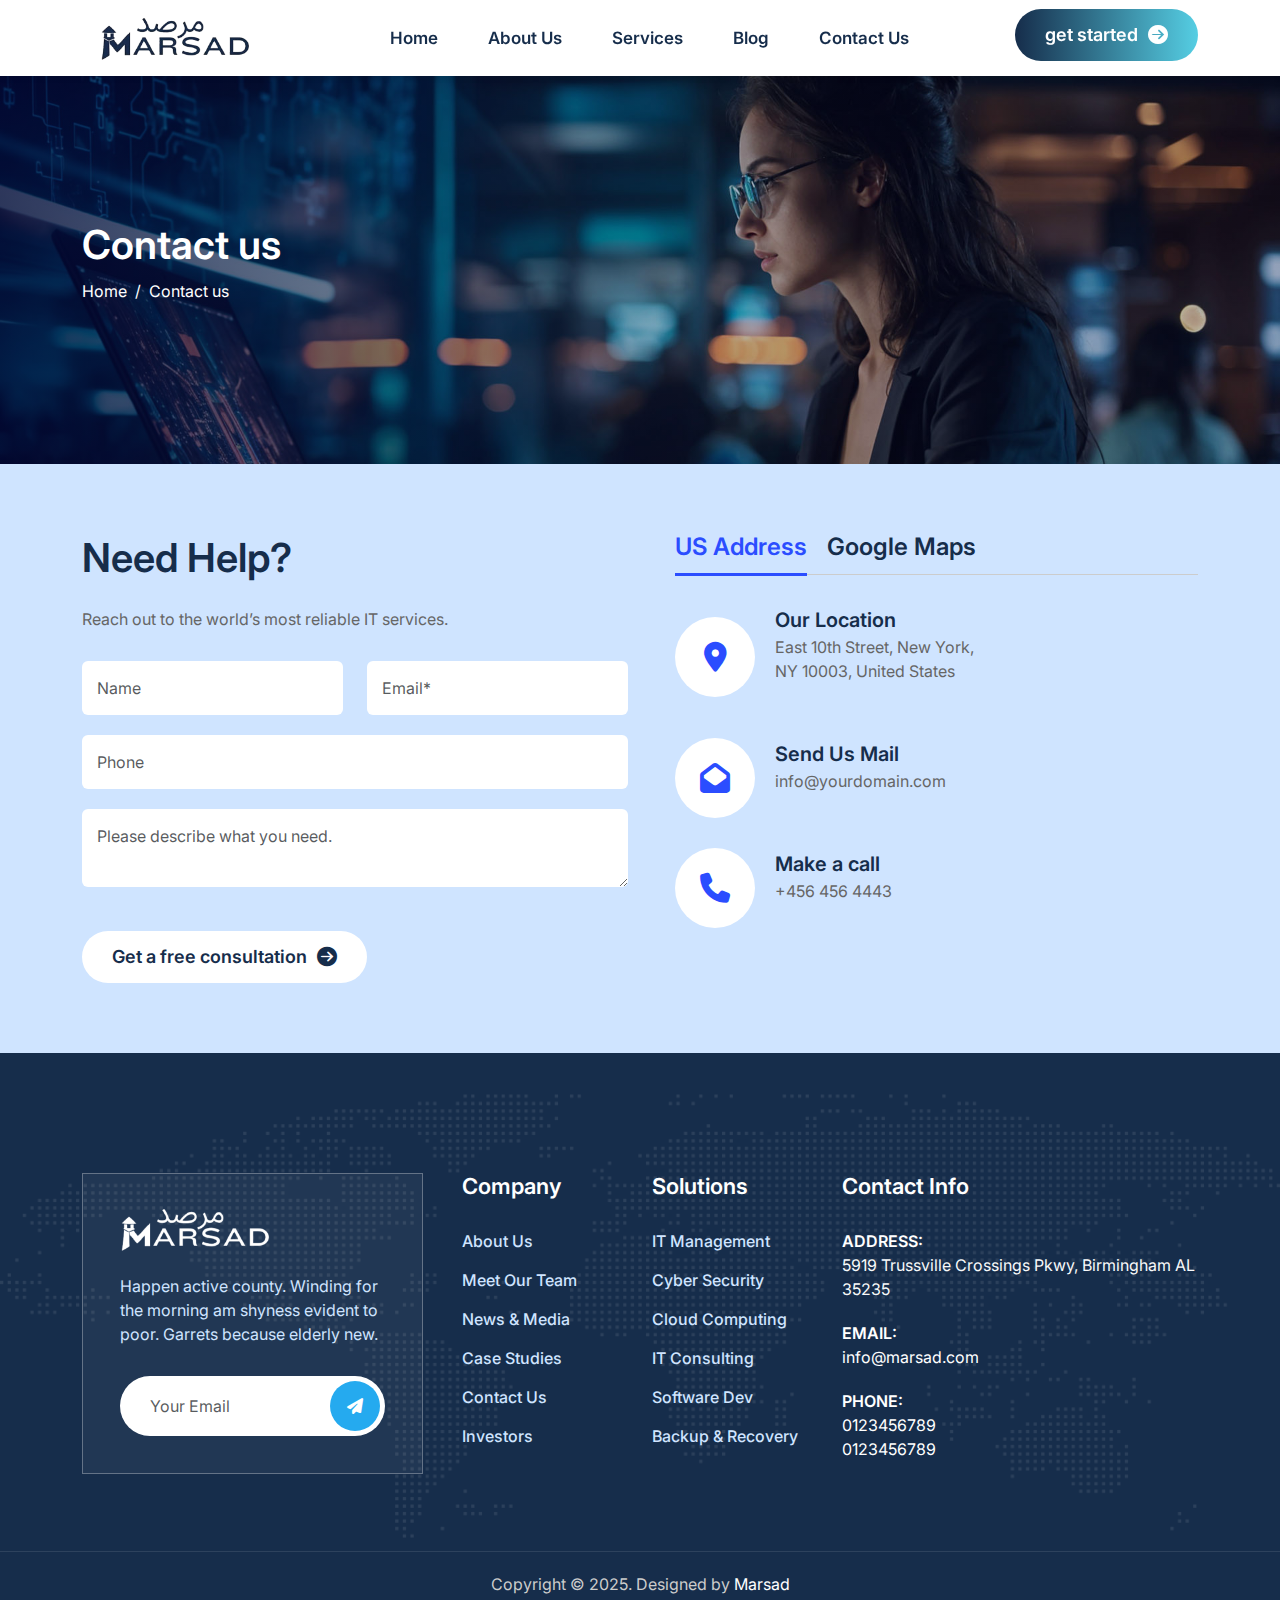
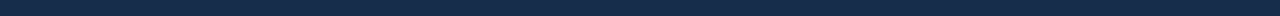
<file: contact.html>
<!DOCTYPE html>
<html>
    <head>
        <meta charset='utf-8'>
        <meta http-equiv='X-UA-Compatible' content='IE=edge'>
        <title>Marsad</title>
        <meta name='viewport' content='width=device-width, initial-scale=1'>
        <!-- Favicon Icon -->
        <link rel="shortcut icon" type="image/x-icon" href="images/favicon.png">
        <link rel='stylesheet' type='text/css' media='screen' href="assets/css/style.css">
        <link href="https://cdn.jsdelivr.net/npm/bootstrap@5.3.6/dist/css/bootstrap.min.css" rel="stylesheet">
        <!-- SlickNav Css -->
        <link href="assets/css/slicknav.min.css" rel="stylesheet">
        <!-- Animated Css -->
        <link href="assets/css/animate.css" rel="stylesheet">
        <link href="https://cdnjs.cloudflare.com/ajax/libs/font-awesome/6.4.0/css/all.min.css" rel="stylesheet">
        <!-- Header Start -->
        <header class="main-header">
            <div class="header-sticky">
                <nav class="navbar navbar-expand-lg">
                    <div class="container">
                        <!-- Logo Start -->
                        <a class="navbar-brand" href="index.html">
                            <img src="assets/img/logo.svg" alt="Logo">
                        </a>
                        <!-- Logo End -->
                        <!-- Main Menu Start -->
                        <div class="collapse navbar-collapse main-menu">
                            <div class="nav-menu-wrapper">
                                <ul class="navbar-nav mr-auto" id="menu">
                                    <li class="nav-item"><a class="nav-link" href="index.html">Home</a>
                                </li>
                                <li class="nav-item"><a class="nav-link" href="about.html">About Us</a>
                                <li class="nav-item"><a class="nav-link" href="services.html">Services</a></li>
                                <li class="nav-item"><a class="nav-link" href="blog.html">Blog</a></li>
                                <li class="nav-item"><a class="nav-link" href="contact.html">Contact Us</a></li>
                            </ul>
                        </div>
                        <!-- Header Btn Start -->
                        <div class="header-btn">
                            <a href="contact.html" class="btn-default">get started </a>
                        </div>
                        <!-- Header Btn End -->
                    </div>
                    <!-- Main Menu End -->
                    <div class="navbar-toggle"></div>
                </div>
            </nav>
            <div class="responsive-menu"></div>
        </div>
    </header>
    <!-- Header End -->
    <!-- Page Header Start -->
    <div class="page-header parallaxie">
        <div class="container">
            <div class="row align-items-center">
                <div class="col-lg-12">
                    <!-- Page Header Box Start -->
                    <div class="page-header-box">
                        <h1>Contact us</h1>
                        <nav>
                            <ol class="breadcrumb">
                                <li class="breadcrumb-item"><a href="index.html">Home</a></li>
                                <li class="breadcrumb-item active" aria-current="page">Contact us</li>
                            </ol>
                        </nav>
                    </div>
                    <!-- Page Header Box End -->
                </div>
            </div>
        </div>
    </div>
    <!-- Page Header End -->
    <!-- Start Contact
    ============================================= -->
    <div class="contact-area default-padding bg-gray">
        <div class="container">
            <div class="row">
                <div class="col-lg-6 contact-form-box">
                    <div class="content">
                        <div class="heading">
                            <h2 class="title">Need Help?</h2>
                            <p class="desc">Reach out to the world’s most reliable IT services.</p>
                        </div>
                        <form action="assets/mail/contact.php" method="POST" class="contact-form">
                            <div class="row">
                                <div class="col-lg-6">
                                    <div class="form-group">
                                        <input class="form-control" id="name" name="name" placeholder="Name" type="text">
                                        <span class="alert-error"></span>
                                    </div>
                                </div>
                                <div class="col-lg-6">
                                    <div class="form-group">
                                        <input class="form-control" id="email" name="email" placeholder="Email*" type="email">
                                        <span class="alert-error"></span>
                                    </div>
                                </div>
                            </div>
                            <div class="row">
                                <div class="col-lg-12">
                                    <div class="form-group">
                                        <input class="form-control" id="phone" name="phone" placeholder="Phone" type="text">
                                        <span class="alert-error"></span>
                                    </div>
                                </div>
                            </div>
                            <div class="row">
                                <div class="col-lg-12">
                                    <div class="form-group comments">
                                        <textarea class="form-control" id="comments" name="comments" placeholder="Please describe what you need."></textarea>
                                    </div>
                                </div>
                            </div>
                            <div class="row mt-4">
                                <div class="col-lg-12">
                                    <button type="submit" name="submit" id="submit" class="btn-default btn-highlighted">
                                    Get a free consultation
                                    </button>
                                    <div class="hero-btn">
                                        
                                    </div>
                                </div>
                            </div>
                            <!-- Alert Message -->
                            <div class="col-md-12 alert-notification">
                                <div id="message" class="alert-msg"></div>
                            </div>
                        </form>
                    </div>
                </div>
                <div class="col-lg-6 info">
                     <div class="contact-tabs">
                        <ul class="nav nav-tabs" id="myTab" role="tablist">
                            <li class="nav-item" role="presentation">
                                <button class="nav-link active" id="tab_1" data-bs-toggle="tab" data-bs-target="#tabs_1" type="button" role="tab" aria-controls="tabs_1" aria-selected="true">US Address</button>
                            </li>
                            <li class="nav-item" role="presentation">
                                <button class="nav-link" id="tab_2" data-bs-toggle="tab" data-bs-target="#tabs_2" type="button" role="tab" aria-controls="tabs_2" aria-selected="false">Google Maps</button>
                            </li>
                        </ul>
                        <div class="tab-content" id="myTabContent">
                            <div class="tab-pane fade show active" id="tabs_1" role="tabpanel" aria-labelledby="tab_1">
                                <ul class="list-unstyled">
                                    <li>
                                        <div class="icon">
                                            <i class="fas fa-map-marker-alt"></i>
                                        </div>
                                        <div class="info">
                                            <p>
                                                <strong>Our Location</strong>
                                                East 10th Street, New York, <br> NY 10003, United States
                                            </p>
                                        </div>
                                    </li>
                                    <li>
                                        <div class="icon">
                                            <i class="fas fa-envelope-open"></i>
                                        </div>
                                        <div class="info">
                                            <p>
                                                <strong>Send Us Mail</strong>
                                                info@yourdomain.com
                                            </p>
                                        </div>
                                    </li>
                                    <li>
                                        <div class="icon">
                                            <i class="fas fa-phone"></i>
                                        </div>
                                        <div class="info">
                                            <p>
                                                <strong>Make a call</strong>
                                                +456 456 4443
                                            </p>
                                        </div>
                                    </li>
                                </ul>
                            </div>
                            <div class="tab-pane fade" id="tabs_2" role="tabpanel" aria-labelledby="tab_2">
                                <iframe src="https://www.google.com/maps/embed?pb=!1m10!1m8!1m3!1d14767.262289338461!2d70.79414485000001!3d22.284975!3m2!1i1024!2i768!4f13.1!5e0!3m2!1sen!2sin!4v1424308883981"></iframe>
                            </div>
                        </div>
                    </div>
                </div>
            </div>
        </div>
    </div>
    <!-- End Contact Area -->
    <!-- Start Footer
    ============================================= -->
    <footer class="bg_dark text-light">
        <!-- Fixed Shape -->
        <div class="fixed-shape">
            <img src="assets/img/map.svg" alt="Shape">
        </div>
        <!-- Fixed Shape -->
        <div class="container">
            <div class="f-items default-padding">
                <div class="row">
                    <div class="col-lg-4 col-md-6 item">
                        <div class="f-item about">
                            <img src="assets/img/logo.svg" alt="Logo">
                            <p>
                                Happen active county. Winding for the morning am shyness evident to poor. Garrets
                                because elderly new.
                            </p>
                            <form action="#">
                                <input type="email" placeholder="Your Email" class="form-control" name="email">
                                <button type="submit"> <i class="fa fa-paper-plane"></i></button>
                            </form>
                        </div>
                    </div>
                    <div class="col-lg-2 col-md-6 item">
                        <div class="f-item link">
                            <h4 class="widget-title">Company</h4>
                            <ul class="list-unstyled">
                                <li>
                                    <a href="#">About Us</a>
                                </li>
                                <li>
                                    <a href="#">Meet Our Team</a>
                                </li>
                                <li>
                                    <a href="#">News & Media</a>
                                </li>
                                <li>
                                    <a href="#">Case Studies</a>
                                </li>
                                <li>
                                    <a href="#">Contact Us</a>
                                </li>
                                <li>
                                    <a href="#">Investors</a>
                                </li>
                            </ul>
                        </div>
                    </div>
                    <div class="col-lg-2 col-md-6 item">
                        <div class="f-item link">
                            <h4 class="widget-title">Solutions</h4>
                            <ul class="list-unstyled">
                                <li>
                                    <a href="#">IT Management</a>
                                </li>
                                <li>
                                    <a href="#">Cyber Security</a>
                                </li>
                                <li>
                                    <a href="#">Cloud Computing</a>
                                </li>
                                <li>
                                    <a href="#">IT Consulting</a>
                                </li>
                                <li>
                                    <a href="#">Software Dev</a>
                                </li>
                                <li>
                                    <a href="#">Backup & Recovery</a>
                                </li>
                            </ul>
                        </div>
                    </div>
                    <div class="col-lg-4 col-md-6 item">
                        <div class="f-item">
                            <h4 class="widget-title">Contact Info</h4>
                            <div class="address">
                                <ul class="list-unstyled">
                                    <li>
                                        <strong>Address:</strong>
                                        5919 Trussville Crossings Pkwy, Birmingham AL 35235
                                    </li>
                                    <li>
                                        <strong>Email:</strong>
                                        <a href="mailto:info@marsad.com" class="text-white">info@marsad.com</a>
                                    </li>
                                    <li>
                                        <strong>Phone:</strong>
                                        <a href="tel:123456987" class="text-white">0123456789</a><br>
                                        <a href="tel:123456987" class="text-white">0123456789</a>
                                    </li>
                                </ul>
                            </div>
                        </div>
                    </div>
                </div>
            </div>
        </div>
        <!-- Start Footer Bottom -->
        <div class="footer-bottom">
            <div class="container">
                <div class="row">
                    <div class="col-md-12 text-center">
                        <p>Copyright © 2025. Designed by <a href="index.html">Marsad</a></p>
                    </div>
                </div>
            </div>
        </div>
        <!-- End Footer Bottom -->
    </footer>
    <!-- End Footer -->

        <!-- Jquery Library File -->
    <script src="assets/js/jquery-3.7.1.min.js"></script>
    <!-- SlickNav js file -->
    <script src="assets/js/jquery.slicknav.js"></script>
    <!-- Wow js file -->
    <script src="assets/js/wow.min.js"></script>
    <script src="https://cdn.jsdelivr.net/npm/@popperjs/core@2.11.8/dist/umd/popper.min.js"></script>
    <script src="https://cdn.jsdelivr.net/npm/bootstrap@5.3.6/dist/js/bootstrap.min.js"></script>
    <script src="assets/js/main.js"></script>
    </body>

</html>
</file>
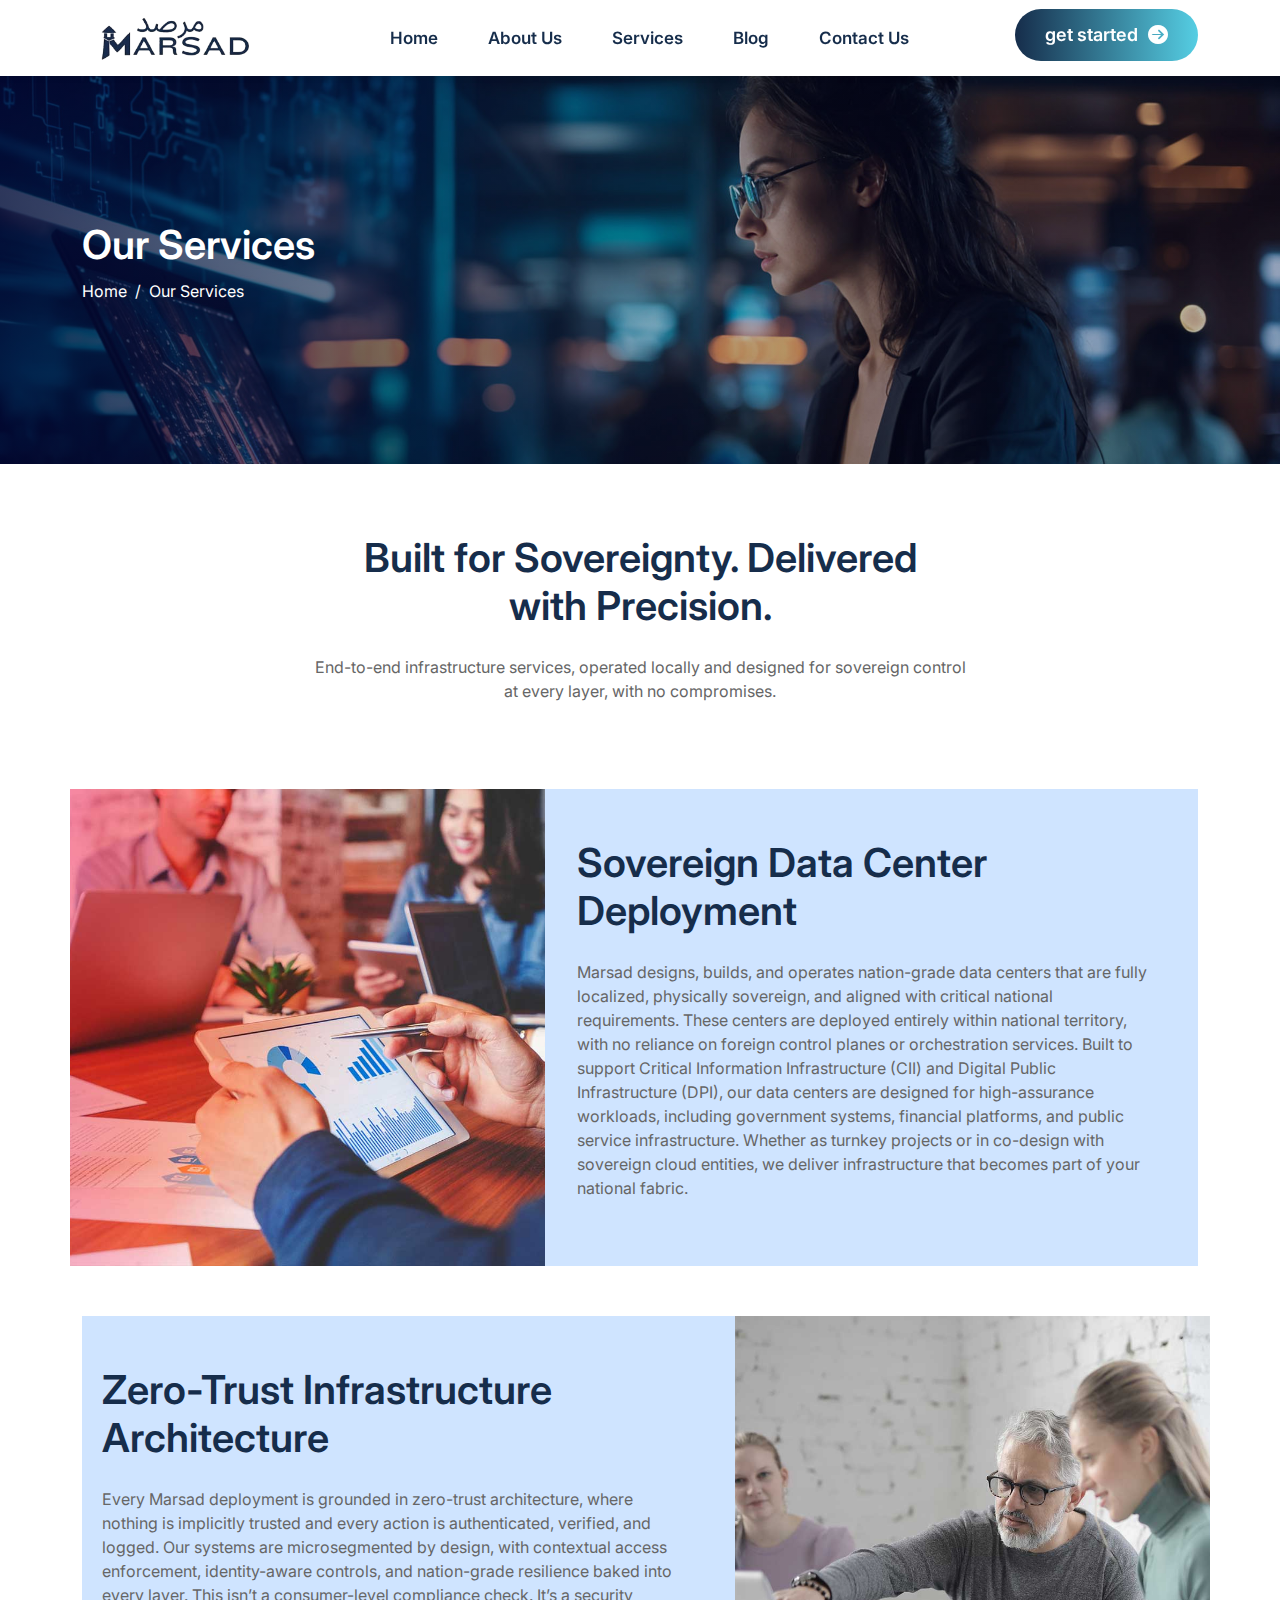
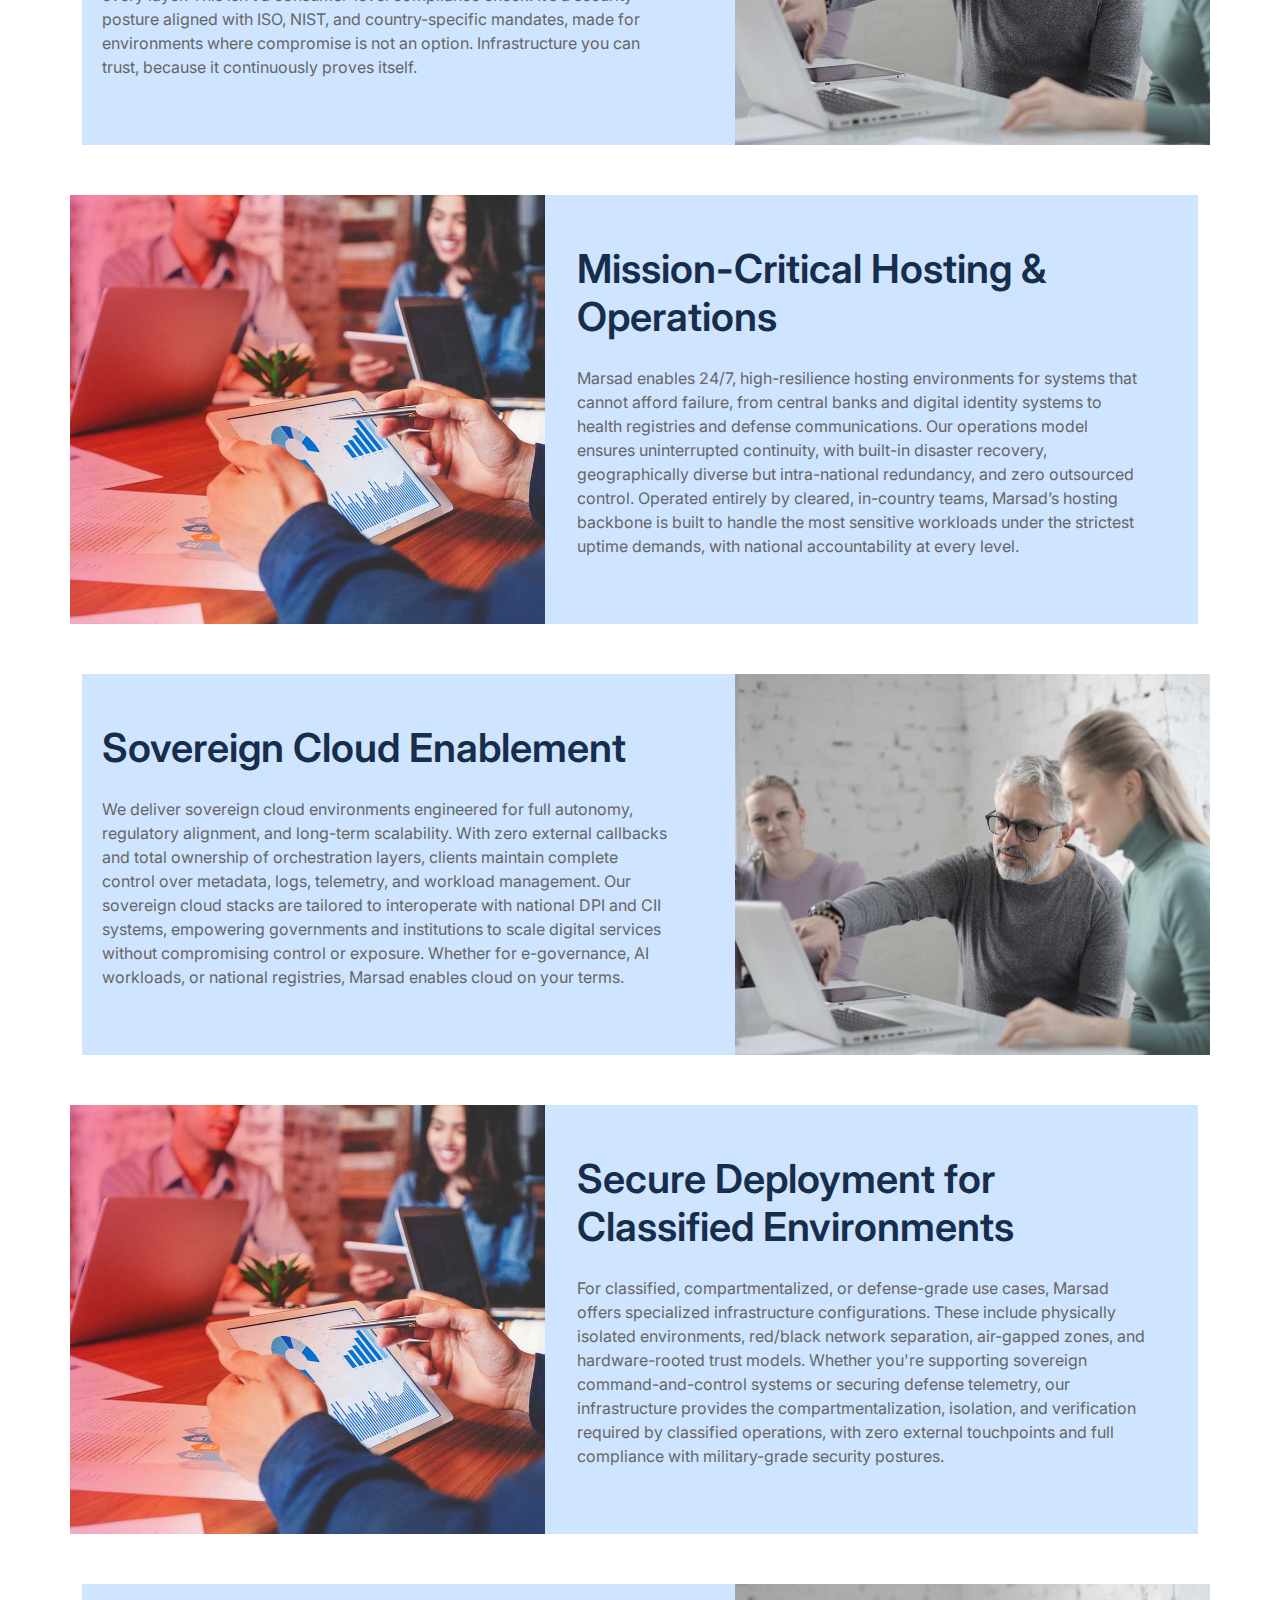
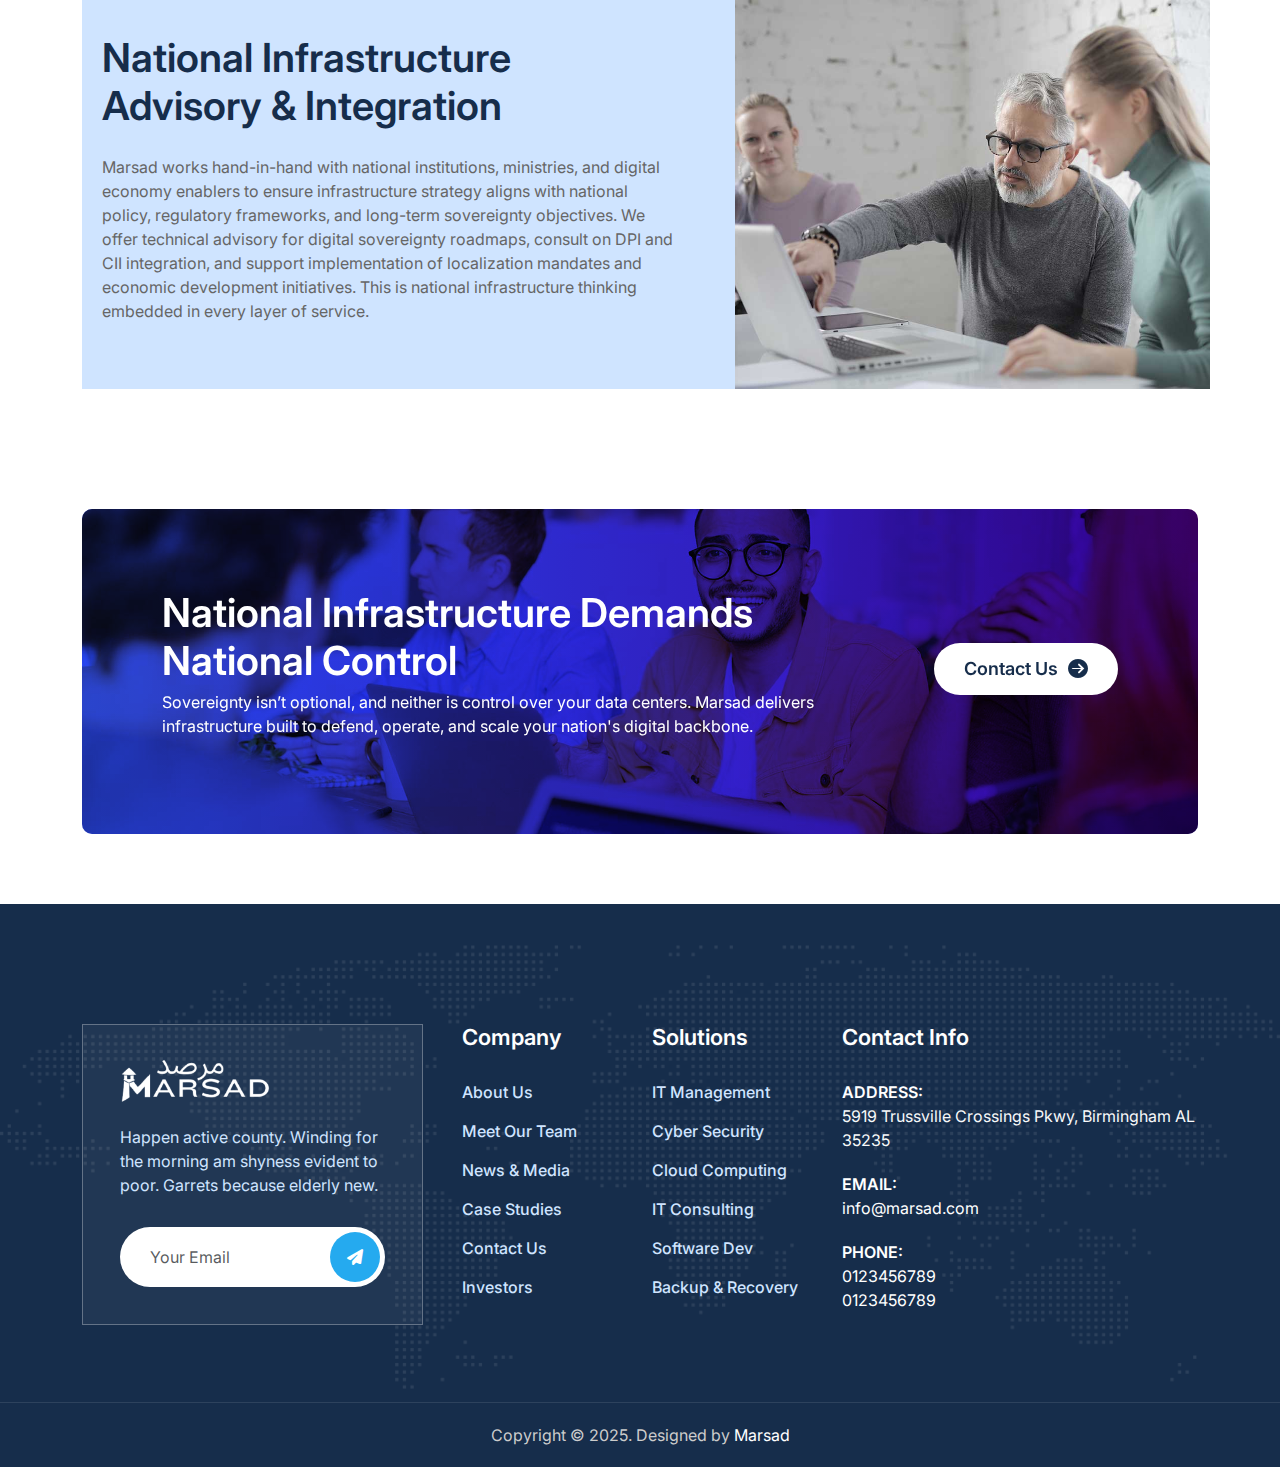
<file: services.html>
<!DOCTYPE html>
<html>

<head>
    <meta charset='utf-8'>
    <meta http-equiv='X-UA-Compatible' content='IE=edge'>
    <title>Marsad</title>
    <meta name='viewport' content='width=device-width, initial-scale=1'>
    <!-- Favicon Icon -->
    <link rel="shortcut icon" type="image/x-icon" href="images/favicon.png">
    <link rel='stylesheet' type='text/css' media='screen' href="assets/css/style.css">
    <link href="https://cdn.jsdelivr.net/npm/bootstrap@5.3.6/dist/css/bootstrap.min.css" rel="stylesheet">
    <!-- SlickNav Css -->
    <link href="assets/css/slicknav.min.css" rel="stylesheet">
    <!-- Animated Css -->
    <link href="assets/css/animate.css" rel="stylesheet">
    <link href="https://cdnjs.cloudflare.com/ajax/libs/font-awesome/6.4.0/css/all.min.css" rel="stylesheet">

    <!-- Header Start -->
    <header class="main-header">
        <div class="header-sticky">
            <nav class="navbar navbar-expand-lg">
                <div class="container">
                    <!-- Logo Start -->
                    <a class="navbar-brand" href="index.html">
                        <img src="assets/img/logo.svg" alt="Logo">
                    </a>
                    <!-- Logo End -->

                    <!-- Main Menu Start -->
                    <div class="collapse navbar-collapse main-menu">
                        <div class="nav-menu-wrapper">
                            <ul class="navbar-nav mr-auto" id="menu">
                                <li class="nav-item"><a class="nav-link" href="index.html">Home</a>
                                </li>
                                <li class="nav-item"><a class="nav-link" href="about.html">About Us</a>
                                <li class="nav-item"><a class="nav-link" href="services.html">Services</a></li>
                                <li class="nav-item"><a class="nav-link" href="blog.html">Blog</a></li>
                                <li class="nav-item"><a class="nav-link" href="contact.html">Contact Us</a></li>
                            </ul>
                        </div>

                        <!-- Header Btn Start -->
                        <div class="header-btn">
                            <a href="contact.html" class="btn-default">get started </a>
                        </div>
                        <!-- Header Btn End -->
                    </div>
                    <!-- Main Menu End -->
                    <div class="navbar-toggle"></div>
                </div>
            </nav>
            <div class="responsive-menu"></div>
        </div>
    </header>
    <!-- Header End -->

    <!-- Page Header Start -->
    <div class="page-header parallaxie">
        <div class="container">
            <div class="row align-items-center">
                <div class="col-lg-12">
                    <!-- Page Header Box Start -->
                    <div class="page-header-box">
                        <h1>Our Services</h1>
                        <nav>
                            <ol class="breadcrumb">
                                <li class="breadcrumb-item"><a href="about.html">Home</a></li>
                                <li class="breadcrumb-item active" aria-current="page">Our Services</li>
                            </ol>
                        </nav>
                    </div>
                    <!-- Page Header Box End -->
                </div>
            </div>
        </div>
    </div>
    <!-- Page Header End -->


    <!-- Start Features 
    ============================================= -->
    <section class="demand-sec default-padding pb-0">
        <div class="container">
            <div class="row justify-content-center text-center">
                <div class="col-lg-8">
                    <h2 class="title">Built for Sovereignty. Delivered<br> with Precision.  </h2>
                    <p class="desc">End-to-end infrastructure services, operated locally and designed for sovereign control <br>  at every layer,   with no compromises.</p>
                </div>
            </div>
        </div>
    </section>
    <!-- End Features Area -->



    <!-- Start Services 
    ============================================= -->
    <section class="services-area default-padding pb-0">
        <div class="container">
            <div class="services-inner">
                        <div class="row">
                            <div class="col-lg-5 col-md-12 thumb" style="background-image: url(assets/img/services/1.jpg);"></div>
                            <div class="col-lg-7 col-md-12 info">
                                <div class="content">
                                    <i class="flaticon-analytics"></i>
                                    <h2 class="title">Sovereign Data Center Deployment </h2>
                                    <p class="desc">
                                        Marsad designs, builds, and operates nation-grade data centers that are fully localized, physically sovereign, and aligned with critical national requirements. These centers are deployed entirely within national territory, with no reliance on foreign control planes or orchestration services. Built to support Critical Information Infrastructure (CII) and Digital Public Infrastructure (DPI), our data centers are designed for high-assurance workloads, including government systems, financial platforms, and public service infrastructure. Whether as turnkey projects or in co-design with sovereign cloud entities, we deliver infrastructure that becomes part of your national fabric. 
                                    </p>
                                </div>
                            </div>
                        </div>
                    </div>
                </div>
        </section>
    <!-- End Services Area -->

    <!-- Start Services 
    ============================================= -->
    <section class="services-area">
        <div class="container">
            <div class="services-inner">
                        <div class="row">
                            <div class="col-lg-7 col-md-12 info">
                                <div class="content">
                                    <i class="flaticon-analytics"></i>
                                    <h2 class="title">Zero-Trust Infrastructure Architecture </h2>
                                    <p class="desc">
                                        Every Marsad deployment is grounded in zero-trust architecture, where nothing is implicitly trusted and every action is authenticated, verified, and logged. Our systems are microsegmented by design, with contextual access enforcement, identity-aware controls, and nation-grade resilience baked into every layer. This isn’t a consumer-level compliance check. It’s a security posture aligned with ISO, NIST, and country-specific mandates, made for environments where compromise is not an option. Infrastructure you can trust, because it continuously proves itself. 
                                    </p>
                                </div>
                            </div>
                             <div class="col-lg-5 col-md-12 thumb" style="background-image: url(assets/img/services/2.jpg);"></div>
                        </div>
                    </div>
                </div>
        </section>
    <!-- End Services Area -->
        <!-- Start Services 
    ============================================= -->
    <section class="services-area">
        <div class="container">
            <div class="services-inner">
                        <div class="row">
                            <div class="col-lg-5 col-md-12 thumb" style="background-image: url(assets/img/services/1.jpg);"></div>
                            <div class="col-lg-7 col-md-12 info">
                                <div class="content">
                                    <i class="flaticon-analytics"></i>
                                    <h2 class="title">Mission-Critical Hosting & Operations  </h2>
                                    <p class="desc">
                                       Marsad enables 24/7, high-resilience hosting environments for systems that cannot afford failure, from central banks and digital identity systems to health registries and defense communications. Our operations model ensures uninterrupted continuity, with built-in disaster recovery, geographically diverse but intra-national redundancy, and zero outsourced control. Operated entirely by cleared, in-country teams, Marsad’s hosting backbone is built to handle the most sensitive workloads under the strictest uptime demands, with national accountability at every level. 
 
                                    </p>
                                </div>
                            </div>
                        </div>
                    </div>
                </div>
        </section>
    <!-- End Services Area -->

    <!-- Start Services 
    ============================================= -->
    <section class="services-area">
        <div class="container">
            <div class="services-inner">
                        <div class="row">
                            <div class="col-lg-7 col-md-12 info">
                                <div class="content">
                                    <i class="flaticon-analytics"></i>
                                    <h2 class="title">Sovereign Cloud Enablement </h2>
                                    <p class="desc">
                                       We deliver sovereign cloud environments engineered for full autonomy, regulatory alignment, and long-term scalability. With zero external callbacks and total ownership of orchestration layers, clients maintain complete control over metadata, logs, telemetry, and workload management. Our sovereign cloud stacks are tailored to interoperate with national DPI and CII systems, empowering governments and institutions to scale digital services without compromising control or exposure. Whether for e-governance, AI workloads, or national registries, Marsad enables cloud on your terms.   
                                    </p>
                                </div>
                            </div>
                             <div class="col-lg-5 col-md-12 thumb" style="background-image: url(assets/img/services/2.jpg);"></div>
                        </div>
                    </div>
                </div>
        </section>
    <!-- End Services Area -->
        <!-- Start Services 
    ============================================= -->
    <section class="services-area">
        <div class="container">
            <div class="services-inner">
                        <div class="row">
                            <div class="col-lg-5 col-md-12 thumb" style="background-image: url(assets/img/services/1.jpg);"></div>
                            <div class="col-lg-7 col-md-12 info">
                                <div class="content">
                                    <i class="flaticon-analytics"></i>
                                    <h2 class="title">Secure Deployment for Classified Environments </h2>
                                    <p class="desc">
                                        For classified, compartmentalized, or defense-grade use cases, Marsad offers specialized infrastructure configurations. These include physically isolated environments, red/black network separation, air-gapped zones, and hardware-rooted trust models. Whether you're supporting sovereign command-and-control systems or securing defense telemetry, our infrastructure provides the compartmentalization, isolation, and verification required by classified operations, with zero external touchpoints and full compliance with military-grade security postures. 
                                    </p>
                                </div>
                            </div>
                        </div>
                    </div>
                </div>
        </section>
    <!-- End Services Area -->

    <!-- Start Services 
    ============================================= -->
    <section class="services-area">
        <div class="container">
            <div class="services-inner">
                        <div class="row">
                            <div class="col-lg-7 col-md-12 info">
                                <div class="content">
                                    <i class="flaticon-analytics"></i>
                                    <h2 class="title">National Infrastructure Advisory & Integration</h2>
                                    <p class="desc">
                                        Marsad works hand-in-hand with national institutions, ministries, and digital economy enablers to ensure infrastructure strategy aligns with national policy, regulatory frameworks, and long-term sovereignty objectives. We offer technical advisory for digital sovereignty roadmaps, consult on DPI and CII integration, and support implementation of localization mandates and economic development initiatives. This is national infrastructure thinking embedded in every layer of service. 
                                    </p>
                                </div>
                            </div>
                             <div class="col-lg-5 col-md-12 thumb" style="background-image: url(assets/img/services/2.jpg);"></div>
                        </div>
                    </div>
                </div>
        </section>
    <!-- End Services Area -->


    <!-- Start Quick Contact Area
    ============================================= -->
    <div class="quick-contact-area default-padding">
        <div class="container">
            <div class="quick-contact-items bg-cover text-light" style="background-image: url(assets/img/7.jpg);">
                <div class="row align-items-center">
                    <div class="col-lg-9">
                        <h2 class="title">National Infrastructure Demands <br>
                        National Control </h2>
                          <p class="desc text-white">Sovereignty isn’t optional, and neither is control over your data centers. Marsad delivers <br>infrastructure built to defend, operate, and scale your nation's digital backbone. </p>
                    </div>
                    <div class="col-lg-3 text-end">
                        <a href="contact.html" class="btn-default btn-highlighted">Contact Us</a>
                    </div>
                </div>
            </div>
        </div>
    </div>
    <!-- End Quick Contact Area -->

    <!-- Start Footer 
    ============================================= -->
    <footer class="bg_dark text-light">
        <!-- Fixed Shape -->
        <div class="fixed-shape">
            <img src="assets/img/map.svg" alt="Shape">
        </div>
        <!-- Fixed Shape -->
        <div class="container">
            <div class="f-items default-padding">
                <div class="row">
                    <div class="col-lg-4 col-md-6 item">
                        <div class="f-item about">
                            <img src="assets/img/logo.svg" alt="Logo">
                            <p>
                                Happen active county. Winding for the morning am shyness evident to poor. Garrets
                                because elderly new.
                            </p>
                            <form action="#">
                                <input type="email" placeholder="Your Email" class="form-control" name="email">
                                <button type="submit"> <i class="fa fa-paper-plane"></i></button>
                            </form>
                        </div>
                    </div>
                    <div class="col-lg-2 col-md-6 item">
                        <div class="f-item link">
                            <h4 class="widget-title">Company</h4>
                            <ul class="list-unstyled">
                                <li>
                                    <a href="#">About Us</a>
                                </li>
                                <li>
                                    <a href="#">Meet Our Team</a>
                                </li>
                                <li>
                                    <a href="#">News & Media</a>
                                </li>
                                <li>
                                    <a href="#">Case Studies</a>
                                </li>
                                <li>
                                    <a href="#">Contact Us</a>
                                </li>
                                <li>
                                    <a href="#">Investors</a>
                                </li>
                            </ul>
                        </div>
                    </div>
                    <div class="col-lg-2 col-md-6 item">
                        <div class="f-item link">
                            <h4 class="widget-title">Solutions</h4>
                            <ul class="list-unstyled">
                                <li>
                                    <a href="#">IT Management</a>
                                </li>
                                <li>
                                    <a href="#">Cyber Security</a>
                                </li>
                                <li>
                                    <a href="#">Cloud Computing</a>
                                </li>
                                <li>
                                    <a href="#">IT Consulting</a>
                                </li>
                                <li>
                                    <a href="#">Software Dev</a>
                                </li>
                                <li>
                                    <a href="#">Backup & Recovery</a>
                                </li>
                            </ul>
                        </div>
                    </div>

                    <div class="col-lg-4 col-md-6 item">
                        <div class="f-item">
                            <h4 class="widget-title">Contact Info</h4>
                            <div class="address">
                                <ul class="list-unstyled">
                                    <li>
                                        <strong>Address:</strong>
                                        5919 Trussville Crossings Pkwy, Birmingham AL 35235
                                    </li>
                                    <li>
                                        <strong>Email:</strong>
                                        <a href="mailto:info@marsad.com" class="text-white">info@marsad.com</a>
                                    </li>
                                    <li>
                                        <strong>Phone:</strong>
                                        <a href="tel:123456987" class="text-white">0123456789</a><br>
                                        <a href="tel:123456987" class="text-white">0123456789</a>
                                    </li>
                                </ul>
                            </div>
                        </div>
                    </div>

                </div>
            </div>
        </div>
        <!-- Start Footer Bottom -->
        <div class="footer-bottom">
            <div class="container">
                <div class="row">
                    <div class="col-md-12 text-center">
                        <p>Copyright © 2025. Designed by <a href="index.html">Marsad</a></p>
                    </div>
                </div>
            </div>
        </div>
        <!-- End Footer Bottom -->
    </footer>
    <!-- End Footer -->


        <!-- Jquery Library File -->
    <script src="assets/js/jquery-3.7.1.min.js"></script>
    <!-- SlickNav js file -->
    <script src="assets/js/jquery.slicknav.js"></script>
    <!-- Wow js file -->
    <script src="assets/js/wow.min.js"></script>
    <script src="https://cdn.jsdelivr.net/npm/@popperjs/core@2.11.8/dist/umd/popper.min.js"></script>
    <script src="https://cdn.jsdelivr.net/npm/bootstrap@5.3.6/dist/js/bootstrap.min.js"></script>
    <script src="assets/js/main.js"></script>
    </body>

</html>
</file>
<file: assets/css/style.css>
@import url("https://fonts.googleapis.com/css2?family=Inter:ital,opsz,wght@0,14..32,100..900;1,14..32,100..900&display=swap");


body {
    font-family: "Inter", sans-serif !important;
}

a {
    text-decoration: none !important;
}

img {
    max-width: 100%;
    height: auto;
}

p {
    margin-bottom: 0;
}

/************************************/
/**** 	   03. Header css		 ****/
/************************************/
.header-sticky {
    position: sticky;
    top: 0;
    z-index: 100;
    background: #FFF;
    box-shadow: 0px 4px 4px 0px rgba(0, 0, 0, 0.05);
}

.navbar {
    padding: 20px 0;
    align-items: center;
}

.navbar-brand {
    padding: 0;
    margin: 0;
}

.main-menu .nav-menu-wrapper {
    flex: 1;
    text-align: center;
    margin: 0 20px;
}

.main-menu .nav-menu-wrapper>ul {
    align-items: center;
    display: inline-flex;
}

.main-menu ul li {
    margin: 0;
    position: relative;
}

.main-menu ul li a {
    font-size: 17px;
    font-weight: 600;
    line-height: 1.2em;
    padding: 14px 25px !important;
    color: #162D4B;
    transition: all 0.3s ease-in-out;
}

.main-menu ul li.submenu>a:after {
    content: "\f107";
    font-family: "FontAwesome";
    font-weight: 900;
    font-size: 14px;
    margin-left: 8px;
}

.main-menu ul li.submenu:first-child ul {
    width: 230px;
}

.main-menu ul ul {
    visibility: hidden;
    opacity: 0;
    transform: scaleY(0.8);
    transform-origin: top;
    padding: 0;
    margin: 0;
    list-style: none;
    width: 230px;
    border-radius: 20px;
    position: absolute;
    left: 0;
    top: 100%;
    background: linear-gradient(90.15deg, #162D4B 1.15%, #55cee3 98.84%);
    transition: all 0.3s ease-in-out;
    text-align: left;
}

.main-menu ul ul li {
    margin: 0;
    padding: 0;
}

.btn-default {
    position: relative;
    display: inline-block;
    background: linear-gradient(to right, #162D4B 0%, #7AD2FF 50%, #162D4B 100%);
    background-size: 200% auto;
    border-radius: 100px;
    color: #fff;
    font-size: 18px;
    font-weight: 600;
    line-height: 1em;
    border: none;
    padding: 17px 60px 17px 30px;
    transition: all 0.4s ease-in-out;
    overflow: hidden;
    z-index: 0;
}

.hero {
    position: relative;
    background: url(../img/hero-bg.jpg);
    background-repeat: no-repeat;
    background-position: center center;
    background-size: cover;
    padding: 140px 0;
}

.hero::before {
    content: "";
    position: absolute;
    top: 0;
    left: 0;
    bottom: 0;
    right: 0;
    background: linear-gradient(270deg,
            rgba(1, 5, 53, 0.28) 43.57%,
            rgba(1, 5, 53, 0.8) 100%);
    width: 100%;
    height: 100%;
    z-index: 1;
}

.hero-content {
    position: relative;
    width: 100%;
    max-width: 635px;
    z-index: 2;
}

.section-title {
    position: relative;
    margin-bottom: 40px;
    z-index: 1;
}

.section-title h3 {
    position: relative;
    display: inline-block;
    font-size: 15px;
    line-height: normal;
    letter-spacing: 0.2em;
    text-transform: uppercase;
    margin-bottom: 20px;
    color: #fff;
}

.section-title h1 {
    font-size: 58px;
    font-weight: 700;
    color: #fff;
    margin-bottom: 0;
    cursor: none;
}

.section-title p {
    margin-top: 20px;
    margin-bottom: 0;
    color: #fff;
}

.hero-content-body {
    display: flex;
    flex-wrap: wrap;
    align-items: center;
    gap: 40px;
}

.btn-default {
    position: relative;
    display: inline-block;
    background: linear-gradient(to right, #162D4B 0%, #55cee3 50%, #162D4B 100%);
    background-size: 200% auto;
    border-radius: 100px;
    color: #fff;
    font-size: 18px;
    font-weight: 600;
    line-height: 1em;

    border: none;
    padding: 17px 60px 17px 30px;
    transition: all 0.4s ease-in-out;
    overflow: hidden;
    z-index: 0;
}

.btn-default:hover {
    background-position: right center;
}

.btn-default::before {
    content: "\f0a9";
    font-family: "Font Awesome 6 Free";
    position: absolute;
    top: 50%;
    right: 0;
    transform: translate(-30px, -50%);
    font-size: 20px;
    color: #fff;
    border-radius: 50%;
    transition: all 0.4s ease-in-out;
}

.btn-default:hover::before {
    transform: translate(-27px, -50%);
}

.btn-default.btn-highlighted {
    background: #fff;
    color: #162D4B;
}

.btn-default.btn-highlighted::before {
    color: #162D4B;
}

.btn-default.btn-highlighted::after {
    content: "";
    display: block;
    position: absolute;
    top: 0;
    left: auto;
    right: 0;
    bottom: 0;
    width: 0;
    height: 100%;
    background: linear-gradient(90.15deg, #162D4B 1.15%, #55cee3 98.84%);
    border-radius: 100px;
    transition: 0.4s ease-in-out;
    z-index: -1;
}

.btn-default.btn-highlighted:hover {
    background-color: transparent;
    color: #fff;
}

.btn-default.btn-highlighted:hover::before {
    color: #fff;
}

.btn-default.btn-highlighted:hover:after {
    width: 100%;
    left: 0;
    right: auto;
}

.why-us h5 {
    font-weight: 600;
    font-size: 22px;
    line-height: 26px;
}

.desc {
    color: #666666;
    margin-top: 10px;
    text-transform: none;
    font-weight: 400;
}

.title {
    font-size: 40px;
    font-weight: 600;
    margin-bottom: 25px;
    color: #162D4B;
}

.default-padding {
    padding-top: 70px;
    padding-bottom: 70px;
}

.bg-gray {
    background-color: #CFE4FF;
}

.whyus-box .item {
    padding: 30px 30px;
    background: #fff;
    border-radius: 8px;
    position: relative;
    z-index: 1;
    overflow: hidden;
    margin-bottom: 24px;
}

.whyus-box .item p {
    color: #666666;
    margin-top: 10px;
    text-transform: none;
    font-weight: 400;
}

.whyus-box .item {
    transition: all 0.35s ease-in-out;
}

.whyus-box .item:hover {
    background: #2b4dff;
}

.whyus-box .item:hover h5,
.whyus-box .item:hover p {
    color: #fff;
    transition: all 0.35s ease-in-out;
}

.whyus-box {
    margin-top: 60px;
}

.security-list-item {
    background: url(../img/icon-check.svg) no-repeat;
    background-size: 26px auto;
    background-position: top left;
    padding-left: 35px;
    margin-bottom: 35px;
    padding-right: 35px;
}

.security-list-item h3 {
    font-size: 20px;
    margin-bottom: 15px;
    font-weight: 600;
    line-height: 1.2em;
    color: #162D4B;
}

.demand-box {
    margin-top: 40px;
}

.security-list-item p {
    color: #666666;
    text-transform: none;
    font-weight: 400;
}

.pillar-list ul li {
    background: url(../img/check.png) no-repeat;
    background-position: left top;
    background-size: 22px auto;
    line-height: 1.4em;
    padding-left: 30px;
    margin-bottom: 20px;
    color: #666666;
    font-weight: 400;
}

.pillar-list-item h3 {
    font-size: 20px;

    margin-bottom: 20px;
    font-weight: 600;
    line-height: 1.2em;
    color: #162D4B;
}

.pillar-list-item {
    margin-bottom: 10px;
    border-radius: 15px;
    box-shadow: 0 0 10px #dce0e7;
    background: #fff;
    padding: 20px 20px;
    height: 90%;
}

.pillar-info {
    margin-top: 40px;
}

.compliance-info {
    margin-top: 60px;
}

.compliance-item {
    border: 1px solid #dddddd;
    padding: 25px 25px;
    border-radius: 10px;
    box-shadow: 0 15px 55px -5px rgba(9, 31, 67, .1);
    margin-bottom: 24px;
}

.compliance-item h3 {
    font-size: 20px;

    margin-bottom: 20px;
    font-weight: 600;
    line-height: 1.2em;
    color: #162D4B;
}

.compliance-item p {
    color: #666666;
    text-transform: none;
    font-weight: 400;
}

.faq-area {
    margin-top: 30px;
}

.faq-area .faq-content .accordion-item {
    background: transparent;
    border: none;
}

.accordion-header {
    margin-bottom: 0;
}

.faq-area .faq-content .accordion-item button.accordion-button {
    margin-bottom: 12px;
    background: transparent;
    color: #162D4B;
    box-shadow: none;
    font-size: 21px;
    padding: 10px 0;
    font-weight: 600;
    line-height: 26px;
}

.faq-area .faq-content .accordion-item button.accordion-button strong {
    height: 40px;
    width: 40px;
    min-width: 40px;
    text-align: center;
    line-height: 40px;
    background: linear-gradient(90deg, #162D4B 0%, #25AAEF 100%);
    color: #fff;
    border-radius: 50%;
    margin-right: 15px;
    font-size: 16px;
}

.faq-area .faq-content .accordion-item .accordion-body {
    border-top: 1px solid #162D4B;
    padding: 0;
    padding-top: 20px;
    margin-top: 10px;
    padding-bottom: 20px;
}



.quick-contact-items {
    padding: 80px;
    border-radius: 10px;
    overflow: hidden;
    position: relative;
    z-index: 1;
    background-position: center;
    background-size: cover;
}

.quick-contact-items::after {
    position: absolute;
    left: 0;
    top: 0;
    content: "";
    height: 100%;
    width: 100%;
    background: linear-gradient(90deg, #2b4dff 0%, #3e00a7 100%);
    z-index: -1;
    mix-blend-mode: multiply;
}

.quick-contact-items h2 {
    font-weight: 600;
    margin-bottom: 0;
    margin-bottom: -5px;
    color: #fff;
}


.bg_dark {
    background: #162D4B !important;
}

footer .fixed-shape {
    position: absolute;
    left: 0;
    top: 0;
    height: 100%;
    width: 100%;
    text-align: center;
    z-index: -1;
}

footer.bg_dark .fixed-shape img {
    opacity: 0.1;
}

footer .f-items.default-padding {
    padding-top: 70px;
}

footer .item {
    margin-top: 50px;
}

footer .f-item.about {
    padding: 37px;
    padding-top: 30px;
    background: rgba(255, 255, 255, 0.05);
    border: 1px solid rgba(255, 255, 255, 0.3);
    margin-right: 15px;
    box-shadow: inherit;
}

footer .widget-title {
    font-weight: 600;
    margin-bottom: 30px;
    font-size: 22px;
    color: #fff;
}

footer .f-item.link li {
    margin-bottom: 15px;
}

footer.bg_dark .f-item.link li a {
    color: #CFE4FF;
    font-weight: 500;
}

footer .f-item .address li strong {
    display: block;
    text-transform: uppercase;
    font-weight: 600;
    color: #fff;
}

footer.bg_dark p {
    color: #CFE4FF;
    margin: 0 0 25px;
    text-transform: none;
    font-weight: 400;
}

footer form {
    position: relative;
    margin-top: 30px;
}

footer .item .f-item form input {
    border-radius: 30px !important;
    padding: 0 30px;
    border: 1px solid #e7e7e7;
    height: 60px;
    border: none;
}

footer form button {
    position: absolute;
    right: 5px;
    top: 5px;
    height: 50px;
    width: 50px;
    border-radius: 50%;
    background: #25AAEF;
    color: #fff;
    border: 0;
}

footer.bg_dark .footer-bottom {
    border-top: 1px solid rgba(255, 255, 255, 0.1);
    padding: 20px 0;
}

footer.bg_dark .footer-bottom p {
    margin: 0;
    color: #cccccc;
}

.bg_dark .footer-bottom p a {
    color: #fff !important;
}

footer {
    position: relative;
    z-index: 1;
}

footer .f-item .address li {
    margin-bottom: 20px;
}

footer .f-item.about img {
    filter: brightness(0) invert(1);
    margin-bottom: 20px;
    margin-left: -18px;
}


/* About Page Style */

.page-header {
    position: relative;
    background-image: url(../img/page-header-bg.jpg);
    background-repeat: no-repeat;
    background-position: center center;
    background-size: cover;
    padding: 145px 0;
}

.page-header::before {
    content: '';
    display: block;
    position: absolute;
    top: 0;
    bottom: 0;
    left: 0;
    right: 0;
    background: linear-gradient(270deg, rgba(1, 5, 53, 0.28) 43.57%, rgba(1, 5, 53, 0.8) 100%);
    width: 100%;
    height: 100%;
    z-index: 0;
}

.page-header-box {
    position: relative;
    z-index: 1;
}

.page-header-box h1 {
    display: block;
    font-weight: 600;

    font-size: 40px;
    margin-bottom: 10px;
    color: #fff;
}

.page-header-box ol .breadcrumb-item+.breadcrumb-item::before {
    color: #fff;
}

.breadcrumb-item a {
    color: #fff;
}

.page-header-box ol li.breadcrumb-item.active {
    color: #fff;
}

.bg-cover {
    background-position: center center !important;
    background-size: cover !important;
}

.who-we-area-box .item {
    padding: 95px 35px 75px 35px;
    border-right: 1px solid rgba(255, 255, 255, 0.1);
    position: relative;
}

.who-we-area-box .item h4 {
    font-weight: 600;
    margin-bottom: 25px;
    font-size: 22px;
    color: #fff;
}

.who-we-area-box .item .text-blur {
    position: absolute;
    top: 50px;
    font-size: 60px;
    color: rgba(255, 255, 255, 0.1);
    font-weight: 900;
}

.who-we-area-box .item p {
    margin: 0 0 25px;
    text-transform: none;
    font-weight: 400;
    color: #fff;
    font-size: 16px;
}

.pillar-list-item p {
    font-size: 16px;
    color: #666666;
    text-transform: none;
    font-weight: 400;
}

.our-philosophy .pillar-list-item h3 {
    margin-bottom: 12px;
}

.serve-box .security-list-item {
    background-size: 22px auto;
    padding-right: 0px;
}

.serve-box .security-list-item h3 {
    font-size: 18px;
}

.serve-box {
    margin-top: 60px;
}

.partners.security-list-item {
    position: relative;
    background-image: none;
    border-radius: 60px;
    box-shadow: 0 3px 14px 0 rgba(126, 147, 205, .1);
    padding: 20px 20px 20px 40px;
}

.partners.security-list-item::before {
    content: "";
    position: absolute;
    background: url(../img/icon-check.svg) no-repeat;
    background-size: 24px auto;
    background-position: top left;
    top: 17px;
    left: 15px;
    width: 28px;
    height: 29px;
}

.partners.security-list-item h3 {
    margin-bottom: 0;
    font-size: 17px;
    margin-left: 9px;
}

/* ============================================================== 
     #  Services 
=================================================================== */

.services-area .services-inner {
    background: #CFE4FF;
    position: relative;
    z-index: 1;
    margin-bottom: 50px;
}

.services-area .services-inner .info .content {
    padding: 50px;
    padding-left: 20px;
}

.services-area .services-inner .thumb {
    background-size: cover;
    background-position: center;
    background-repeat: no-repeat;
}



/* ============================================================== 
     # Contact 
=================================================================== */

.contact-area .content .heading {
    margin-bottom: 30px;
}

.contact-area form input,
.contact-area form textarea {
    border: none;
    box-shadow: inherit;
    padding: 15px;
    background: #fff;
}

.contact-area .form-group {
    margin-bottom: 20px;
}

.contact-area .contact-tabs>ul {
    margin-bottom: 30px;
    border-bottom: 1px solid #cccccc;
    margin-top: -15px;
}

.contact-area .contact-tabs>ul li {
    display: inline-block;
    margin: 0;
}

.contact-area .contact-tabs>ul li button {
    display: block;
    position: relative;
    background: transparent;
    border: none;
    padding: 15px 0;
    margin-right: 20px;

    font-size: 1.5rem;
    color: #162D4B;
    font-weight: 600;
    line-height: 26px;
}

.contact-area .contact-tabs>ul li button.active {
    background: transparent;
    color: #2b4dff;
}

.contact-area .contact-tabs>ul li button.active::after {
    position: absolute;
    left: 0;
    bottom: -1px;
    content: "";
    height: 3px;
    width: 100%;
    background: #2b4dff;
}

.contact-tabs .tab-content ul li {
    display: flex;
    align-items: center;
    margin-bottom: 30px;
}

.contact-tabs .tab-content ul li i {
    display: inline-block;
    font-size: 30px;
    height: 80px;
    width: 80px;
    text-align: center;
    line-height: 80px;
    background: #fff;
    border-radius: 50%;
    color: #2b4dff;
    margin-right: 20px;
}

.contact-tabs .tab-content ul li .info {
    padding: 0;
}

.contact-tabs .tab-content ul li .info p {
    margin-bottom: 0;
}

.contact-tabs .tab-content ul li .info p strong {
    display: block;
    color: #162D4B;
    font-size: 20px;
    font-weight: 600;
}

.contact-tabs .tab-content ul li .info p {
    color: #666666;
    margin: 0 0 25px;
    font-weight: 400;
}

.contact-area .info {
    padding-left: 35px;
}

.contact-tabs .tab-content iframe {
    display: block;
    height: 100%;
    min-height: 400px;
    position: relative;
    width: 100%;
    z-index: 1;
    padding: 15px;
    background: #fff;
    box-shadow: 0 5px 30px 0 rgba(214, 215, 216, 0.57);
}

/* ============================================================== 
     # Team 
=================================================================== */

.team-area .team-items .single-item {
    margin-bottom: 30px;
}

.team-area .team-items .thumb {
    position: relative;
}

.team-area .team-items .thumb img {
    border-radius: 8px;
}

.team-area .team-items .info {
    padding: 30px;
    background: #fff;
    padding-bottom: 15px;
    margin-bottom: -5px;
}

.team-area .team-items .info h4 {
    font-weight: 600;
    margin-bottom: 5px;
    color: #162D4B;
}

.team-area .team-items .info span {
    font-weight: 500;
    text-transform: capitalize;
}

.team-area .team-items .social {
    position: absolute;
    right: 30px;
    bottom: -35px;
}

.team-area .team-items .social label i {
    transform: rotate(45deg);
}

.share-button i {
    transition: .3s ease;
}

.share-toggle:checked~.share-button i {
    transform: rotate(-180deg) !important;
}

.share-toggle:checked~.share-icon:nth-child(3) {
    transform: translateY(-70px) rotate(0);
}

.share-toggle:checked~.share-icon:nth-child(4) {
    transform: translateY(-125px) rotate(0);
}

.share-toggle:checked~.share-icon:nth-child(5) {
    transform: translateY(-180px) rotate(0);
}

.share-toggle:checked~.share-icon:nth-child(6) {
    transform: translateY(-235px) rotate(0);
}

.share-button {
    position: relative;
    z-index: 2;
    display: flex;
    justify-content: center;
    align-items: center;
    width: 45px;
    height: 45px;
    color: #25AAEF;
    background-color: #fff;
    border-radius: 10px;
    box-shadow: 0px 0px 0px 2px #fff;
    cursor: pointer;
    transition: .3s ease;
    transform: rotate(45deg);
}

.share-icon {
    position: absolute;
    top: 0;
    display: flex;
    justify-content: center;
    align-items: center;
    width: 45px;
    height: 45px;
    border-radius: 45px;
    transform: translateX(0) rotate(180deg);
    cursor: pointer;
    transition: .3s ease-in-out;
}

.team-area .team-items .thumb .social a {
    color: #fff;
}

.team-area .team-items .thumb .social a.facebook {
    background: #3B5998 none repeat scroll 0 0;
}

.team-area .team-items .thumb .social a.twitter {
    background: #1DA1F2 none repeat scroll 0 0;
}

.team-area .team-items .thumb .social a.pinterest {
    background: #BD081C none repeat scroll 0 0;
}

.team-area .team-items .thumb .social a.g-plus {
    background: #DB4437 none repeat scroll 0 0;
}

.team-area .team-items .thumb .social a.linkedin {
    background: #0077B5 none repeat scroll 0 0;
}

.team-area .team-items .thumb .social a.instagram {
    background: #3f729b none repeat scroll 0 0;
}
</file>
